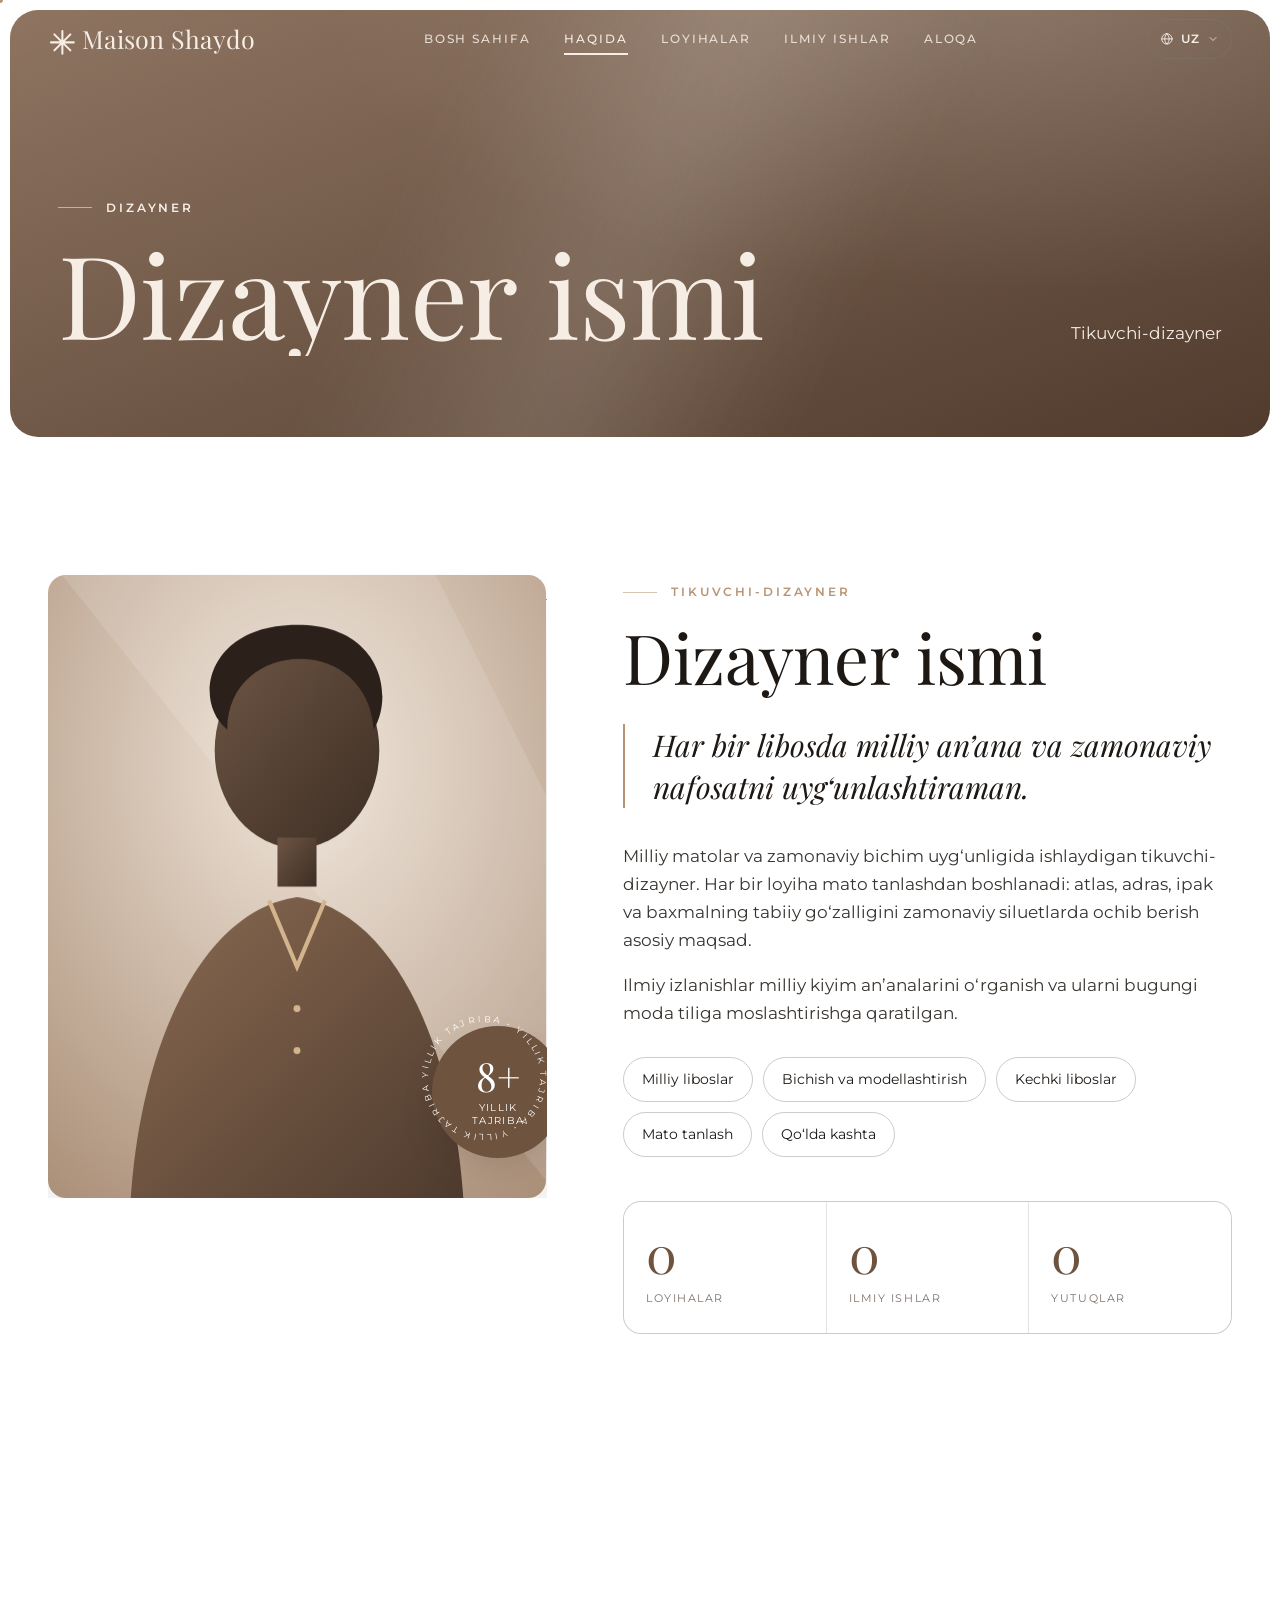
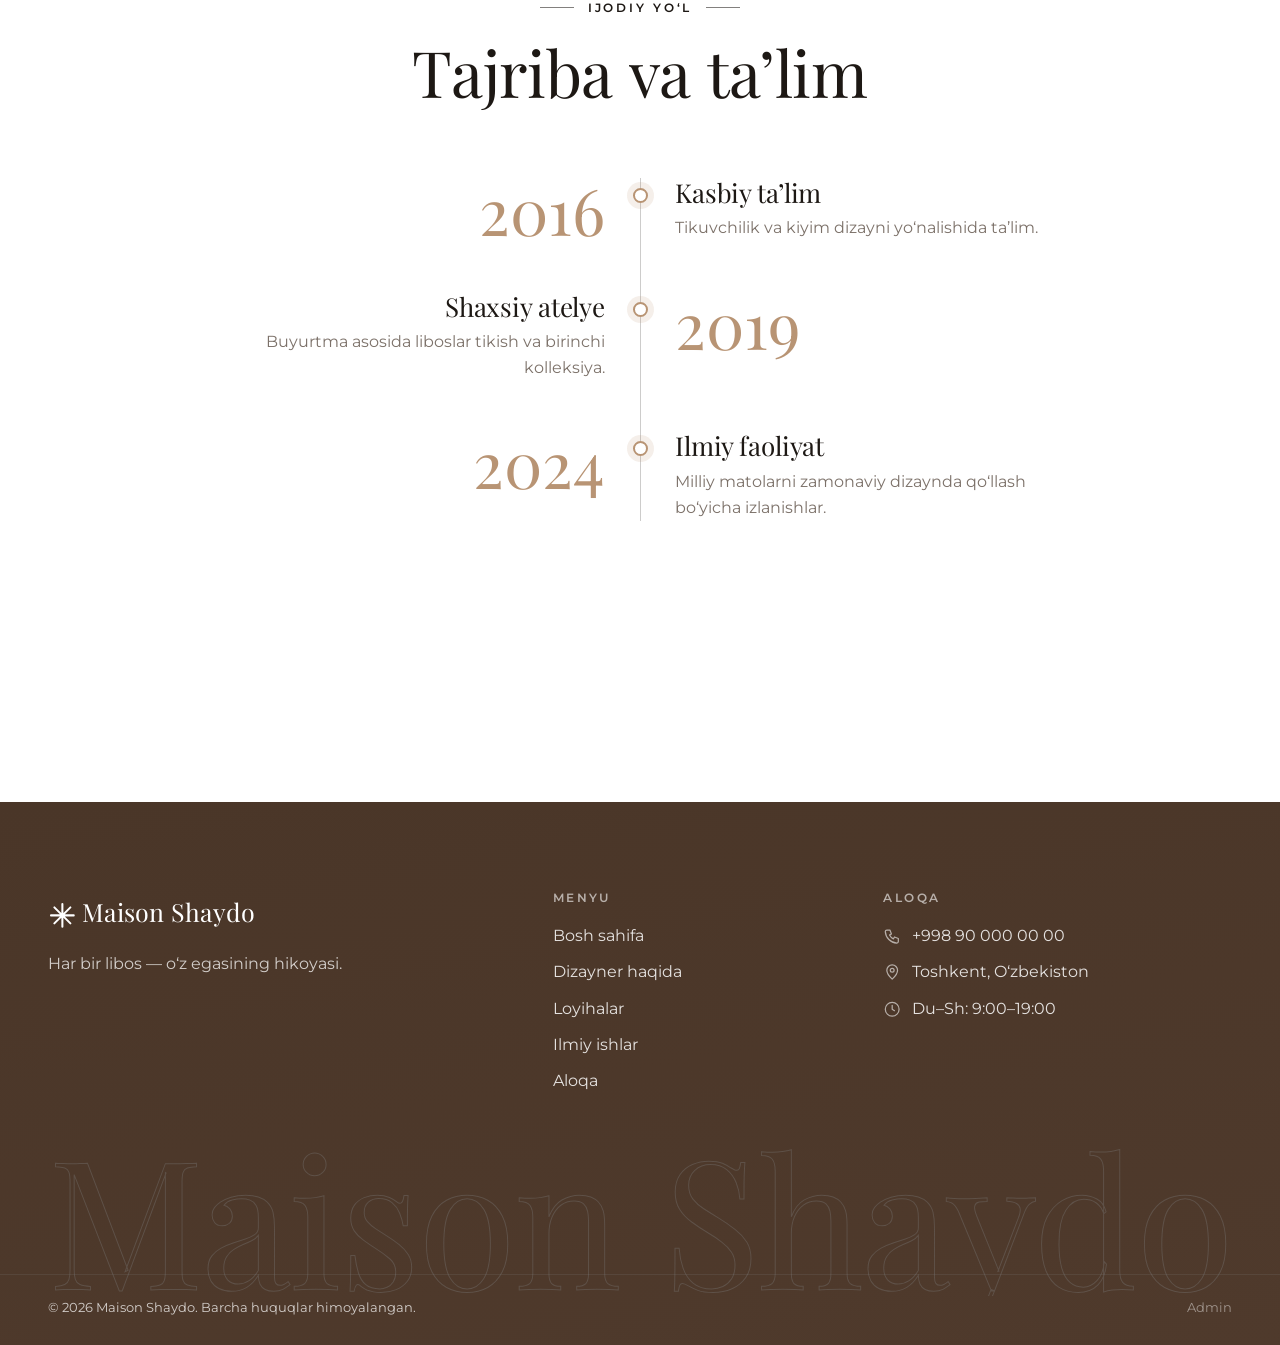
<file: about.html>
<!doctype html>
<html lang="uz">
<head>
<meta charset="utf-8">
<meta name="viewport" content="width=device-width, initial-scale=1, viewport-fit=cover">
<title>Maison Shaydo</title>
<meta name="description" content="Tikuvchi-dizayner loyihalari, ilmiy ishlari va yutuqlari">
<meta name="theme-color" content="#4f3a2c">
<meta property="og:type" content="website">
<meta property="og:title" content="Maison Shaydo">
<meta property="og:image" content="/assets/img/og.jpg">
<link rel="icon" href="/assets/img/favicon.svg" type="image/svg+xml">
<link rel="preconnect" href="https://fonts.googleapis.com">
<link rel="preconnect" href="https://fonts.gstatic.com" crossorigin>
<link rel="preconnect" href="https://uvwcpzanokhxuvmphhox.supabase.co" crossorigin>
<link rel="preconnect" href="https://cdn.jsdelivr.net" crossorigin>
<script>(function(){try{var d=document.documentElement,c=localStorage.getItem('ms_theme_css');if(c){var s=document.createElement('style');s.id='theme-early';s.textContent=c;document.head.appendChild(s);}var f=localStorage.getItem('ms_theme_fonts')||'https://fonts.googleapis.com/css2?family=Playfair+Display:ital,wght@0,400;0,500;0,600;0,700;1,400;1,500&family=Montserrat:wght@300;400;500;600;700&display=swap';var l=document.createElement('link');l.id='theme-fonts';l.rel='stylesheet';l.href=f;document.head.appendChild(l);var m=JSON.parse(localStorage.getItem('ms_theme_meta')||'{}');d.dataset.pattern=m.pattern||'none';d.dataset.dark=m.dark?'1':'0';var g=localStorage.getItem('ms_lang');if(g)d.lang=g;}catch(e){}})();</script>
<script type="importmap">{"imports":{"three":"https://cdn.jsdelivr.net/npm/three@0.170.0/build/three.module.js","three/addons/":"https://cdn.jsdelivr.net/npm/three@0.170.0/examples/jsm/"}}</script>
<link rel="stylesheet" href="/assets/css/main.css">
<script type="module" src="/assets/js/pages/about.js"></script>

</head>
<body class="has-hero" data-title="nav_about">
<div id="preloader" class="preloader" aria-hidden="true"><div class="preloader-inner">
  <svg class="preloader-star" viewBox="0 0 24 24"><g stroke="currentColor" stroke-width="1.4" stroke-linecap="round"><path d="M12 2.5v19M2.5 12h19M5.3 5.3l13.4 13.4M18.7 5.3L5.3 18.7"/></g></svg>
  <div class="preloader-name"><span id="pl-name">Maison Shaydo</span></div><div class="preloader-bar"></div></div></div>
<script>(function(){try{if(sessionStorage.getItem('ms_seen')==='1'){var p=document.getElementById('preloader');p&&p.remove();return;}var s=JSON.parse(localStorage.getItem('ms_cache_v1:site')||'null');var n=s&&s.data&&s.data.settings&&s.data.settings.general&&s.data.settings.general.site_name;if(n)document.getElementById('pl-name').textContent=n;}catch(e){}})();</script>
<header id="site-header" class="site-header"></header>
<div id="mobile-menu" class="mobile-menu" hidden></div>
<main id="main"></main>
<footer id="site-footer" class="site-footer"></footer>
<noscript><div style="padding:120px 24px;text-align:center">Saytdan foydalanish uchun brauzeringizda JavaScript yoqilgan bo‘lishi kerak.</div></noscript>
</body>
</html>
</file>
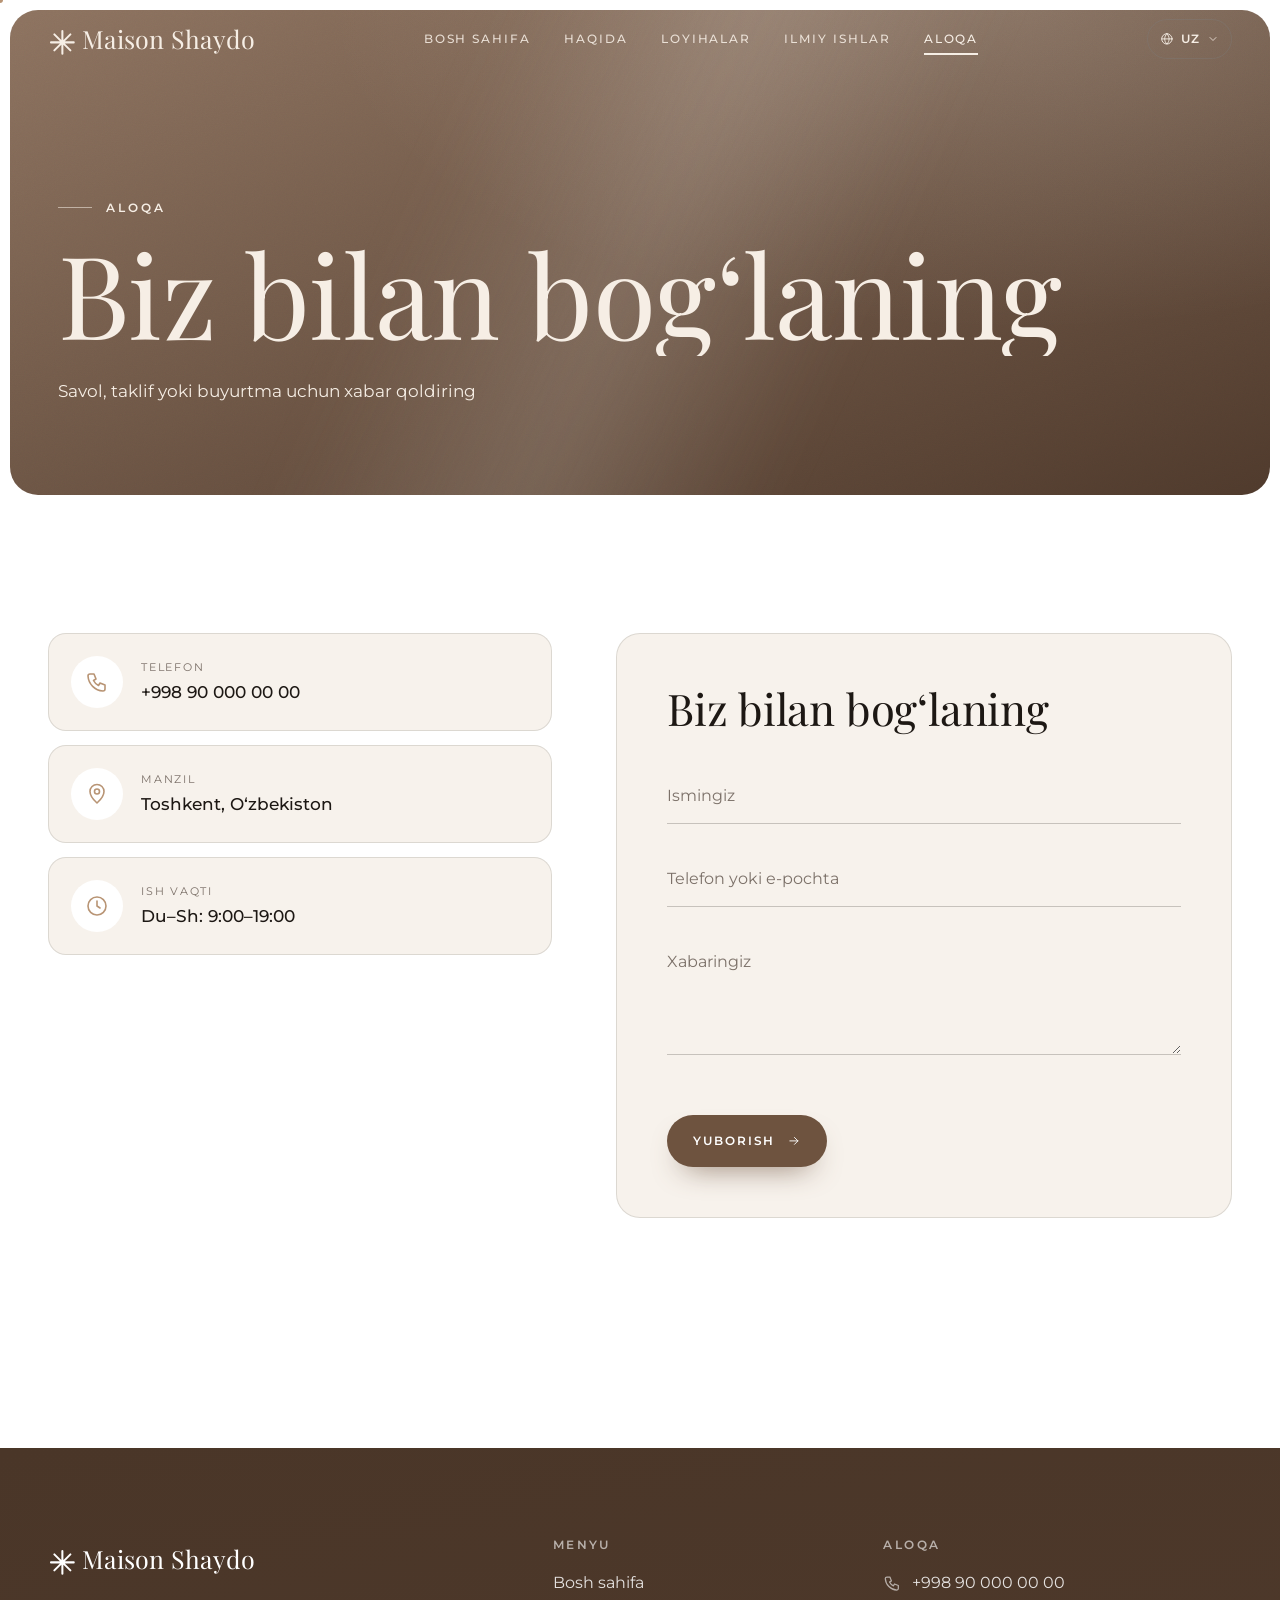
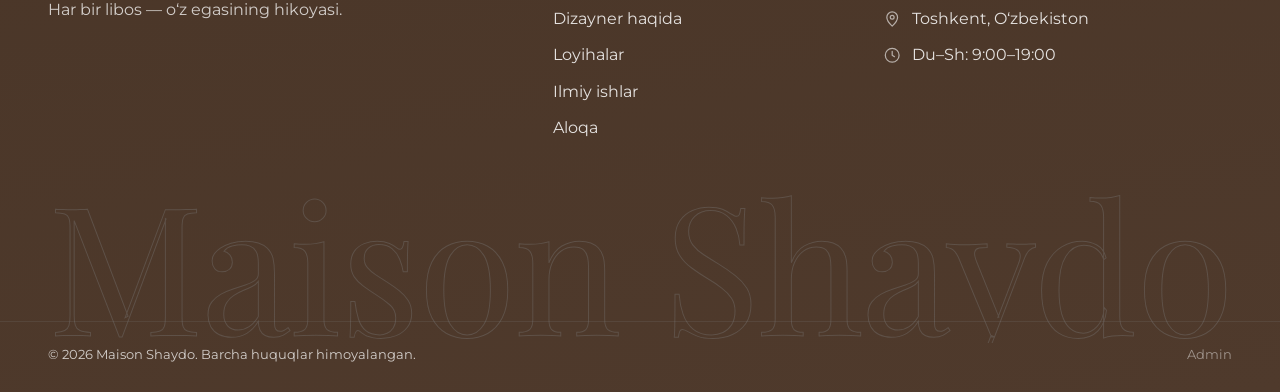
<file: contact.html>
<!doctype html>
<html lang="uz">
<head>
<meta charset="utf-8">
<meta name="viewport" content="width=device-width, initial-scale=1, viewport-fit=cover">
<title>Maison Shaydo</title>
<meta name="description" content="Tikuvchi-dizayner loyihalari, ilmiy ishlari va yutuqlari">
<meta name="theme-color" content="#4f3a2c">
<meta property="og:type" content="website">
<meta property="og:title" content="Maison Shaydo">
<meta property="og:image" content="/assets/img/og.jpg">
<link rel="icon" href="/assets/img/favicon.svg" type="image/svg+xml">
<link rel="preconnect" href="https://fonts.googleapis.com">
<link rel="preconnect" href="https://fonts.gstatic.com" crossorigin>
<link rel="preconnect" href="https://uvwcpzanokhxuvmphhox.supabase.co" crossorigin>
<link rel="preconnect" href="https://cdn.jsdelivr.net" crossorigin>
<script>(function(){try{var d=document.documentElement,c=localStorage.getItem('ms_theme_css');if(c){var s=document.createElement('style');s.id='theme-early';s.textContent=c;document.head.appendChild(s);}var f=localStorage.getItem('ms_theme_fonts')||'https://fonts.googleapis.com/css2?family=Playfair+Display:ital,wght@0,400;0,500;0,600;0,700;1,400;1,500&family=Montserrat:wght@300;400;500;600;700&display=swap';var l=document.createElement('link');l.id='theme-fonts';l.rel='stylesheet';l.href=f;document.head.appendChild(l);var m=JSON.parse(localStorage.getItem('ms_theme_meta')||'{}');d.dataset.pattern=m.pattern||'none';d.dataset.dark=m.dark?'1':'0';var g=localStorage.getItem('ms_lang');if(g)d.lang=g;}catch(e){}})();</script>
<script type="importmap">{"imports":{"three":"https://cdn.jsdelivr.net/npm/three@0.170.0/build/three.module.js","three/addons/":"https://cdn.jsdelivr.net/npm/three@0.170.0/examples/jsm/"}}</script>
<link rel="stylesheet" href="/assets/css/main.css">
<script type="module" src="/assets/js/pages/contact.js"></script>

</head>
<body class="has-hero" data-title="nav_contact">
<div id="preloader" class="preloader" aria-hidden="true"><div class="preloader-inner">
  <svg class="preloader-star" viewBox="0 0 24 24"><g stroke="currentColor" stroke-width="1.4" stroke-linecap="round"><path d="M12 2.5v19M2.5 12h19M5.3 5.3l13.4 13.4M18.7 5.3L5.3 18.7"/></g></svg>
  <div class="preloader-name"><span id="pl-name">Maison Shaydo</span></div><div class="preloader-bar"></div></div></div>
<script>(function(){try{if(sessionStorage.getItem('ms_seen')==='1'){var p=document.getElementById('preloader');p&&p.remove();return;}var s=JSON.parse(localStorage.getItem('ms_cache_v1:site')||'null');var n=s&&s.data&&s.data.settings&&s.data.settings.general&&s.data.settings.general.site_name;if(n)document.getElementById('pl-name').textContent=n;}catch(e){}})();</script>
<header id="site-header" class="site-header"></header>
<div id="mobile-menu" class="mobile-menu" hidden></div>
<main id="main"></main>
<footer id="site-footer" class="site-footer"></footer>
<noscript><div style="padding:120px 24px;text-align:center">Saytdan foydalanish uchun brauzeringizda JavaScript yoqilgan bo‘lishi kerak.</div></noscript>
</body>
</html>
</file>
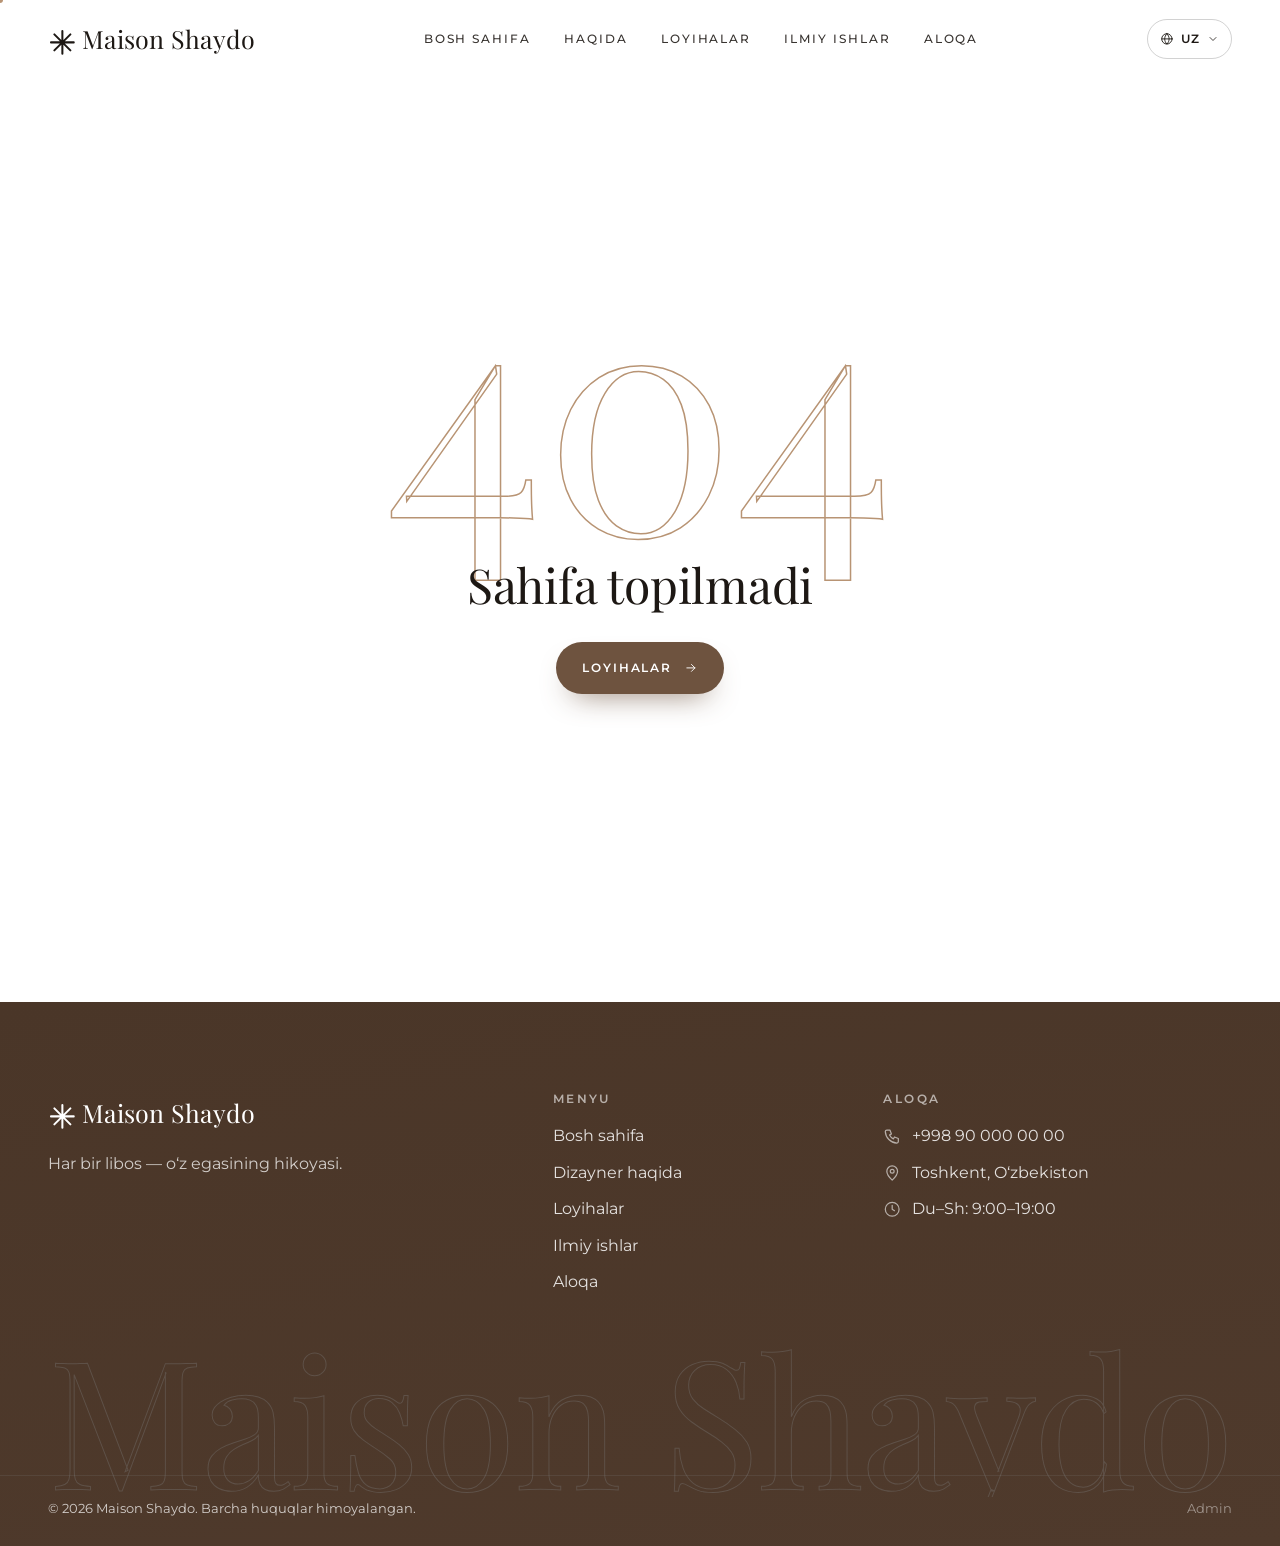
<file: project.html>
<!doctype html>
<html lang="uz">
<head>
<meta charset="utf-8">
<meta name="viewport" content="width=device-width, initial-scale=1, viewport-fit=cover">
<title>Maison Shaydo</title>
<meta name="description" content="Tikuvchi-dizayner loyihalari, ilmiy ishlari va yutuqlari">
<meta name="theme-color" content="#4f3a2c">
<meta property="og:type" content="website">
<meta property="og:title" content="Maison Shaydo">
<meta property="og:image" content="/assets/img/og.jpg">
<link rel="icon" href="/assets/img/favicon.svg" type="image/svg+xml">
<link rel="preconnect" href="https://fonts.googleapis.com">
<link rel="preconnect" href="https://fonts.gstatic.com" crossorigin>
<link rel="preconnect" href="https://uvwcpzanokhxuvmphhox.supabase.co" crossorigin>
<link rel="preconnect" href="https://cdn.jsdelivr.net" crossorigin>
<script>(function(){try{var d=document.documentElement,c=localStorage.getItem('ms_theme_css');if(c){var s=document.createElement('style');s.id='theme-early';s.textContent=c;document.head.appendChild(s);}var f=localStorage.getItem('ms_theme_fonts')||'https://fonts.googleapis.com/css2?family=Playfair+Display:ital,wght@0,400;0,500;0,600;0,700;1,400;1,500&family=Montserrat:wght@300;400;500;600;700&display=swap';var l=document.createElement('link');l.id='theme-fonts';l.rel='stylesheet';l.href=f;document.head.appendChild(l);var m=JSON.parse(localStorage.getItem('ms_theme_meta')||'{}');d.dataset.pattern=m.pattern||'none';d.dataset.dark=m.dark?'1':'0';var g=localStorage.getItem('ms_lang');if(g)d.lang=g;}catch(e){}})();</script>
<script type="importmap">{"imports":{"three":"https://cdn.jsdelivr.net/npm/three@0.170.0/build/three.module.js","three/addons/":"https://cdn.jsdelivr.net/npm/three@0.170.0/examples/jsm/"}}</script>
<link rel="stylesheet" href="/assets/css/main.css">
<script type="module" src="/assets/js/pages/project.js"></script>

</head>
<body class="" data-title="nav_projects">

<header id="site-header" class="site-header"></header>
<div id="mobile-menu" class="mobile-menu" hidden></div>
<main id="main"></main>
<footer id="site-footer" class="site-footer"></footer>
<noscript><div style="padding:120px 24px;text-align:center">Saytdan foydalanish uchun brauzeringizda JavaScript yoqilgan bo‘lishi kerak.</div></noscript>
</body>
</html>
</file>
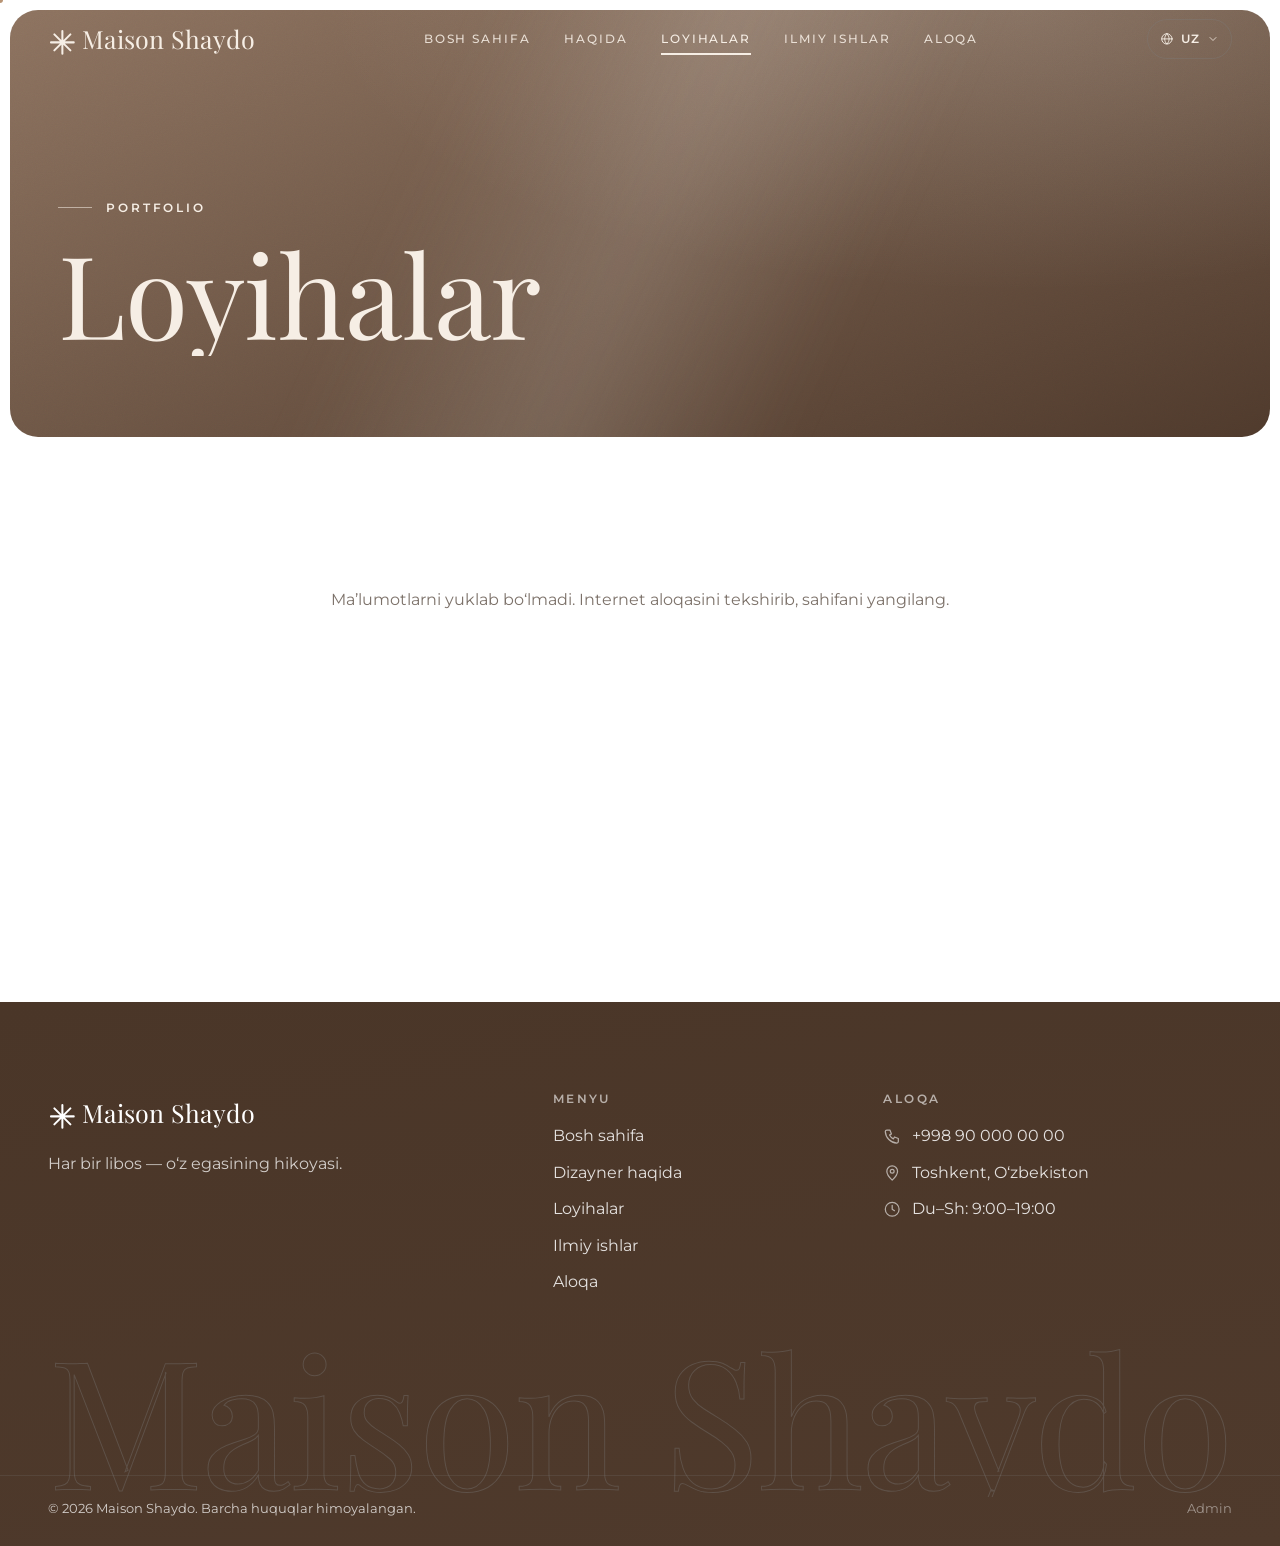
<file: projects.html>
<!doctype html>
<html lang="uz">
<head>
<meta charset="utf-8">
<meta name="viewport" content="width=device-width, initial-scale=1, viewport-fit=cover">
<title>Maison Shaydo</title>
<meta name="description" content="Tikuvchi-dizayner loyihalari, ilmiy ishlari va yutuqlari">
<meta name="theme-color" content="#4f3a2c">
<meta property="og:type" content="website">
<meta property="og:title" content="Maison Shaydo">
<meta property="og:image" content="/assets/img/og.jpg">
<link rel="icon" href="/assets/img/favicon.svg" type="image/svg+xml">
<link rel="preconnect" href="https://fonts.googleapis.com">
<link rel="preconnect" href="https://fonts.gstatic.com" crossorigin>
<link rel="preconnect" href="https://uvwcpzanokhxuvmphhox.supabase.co" crossorigin>
<link rel="preconnect" href="https://cdn.jsdelivr.net" crossorigin>
<script>(function(){try{var d=document.documentElement,c=localStorage.getItem('ms_theme_css');if(c){var s=document.createElement('style');s.id='theme-early';s.textContent=c;document.head.appendChild(s);}var f=localStorage.getItem('ms_theme_fonts')||'https://fonts.googleapis.com/css2?family=Playfair+Display:ital,wght@0,400;0,500;0,600;0,700;1,400;1,500&family=Montserrat:wght@300;400;500;600;700&display=swap';var l=document.createElement('link');l.id='theme-fonts';l.rel='stylesheet';l.href=f;document.head.appendChild(l);var m=JSON.parse(localStorage.getItem('ms_theme_meta')||'{}');d.dataset.pattern=m.pattern||'none';d.dataset.dark=m.dark?'1':'0';var g=localStorage.getItem('ms_lang');if(g)d.lang=g;}catch(e){}})();</script>
<script type="importmap">{"imports":{"three":"https://cdn.jsdelivr.net/npm/three@0.170.0/build/three.module.js","three/addons/":"https://cdn.jsdelivr.net/npm/three@0.170.0/examples/jsm/"}}</script>
<link rel="stylesheet" href="/assets/css/main.css">
<script type="module" src="/assets/js/pages/projects.js"></script>

</head>
<body class="has-hero" data-title="nav_projects">
<div id="preloader" class="preloader" aria-hidden="true"><div class="preloader-inner">
  <svg class="preloader-star" viewBox="0 0 24 24"><g stroke="currentColor" stroke-width="1.4" stroke-linecap="round"><path d="M12 2.5v19M2.5 12h19M5.3 5.3l13.4 13.4M18.7 5.3L5.3 18.7"/></g></svg>
  <div class="preloader-name"><span id="pl-name">Maison Shaydo</span></div><div class="preloader-bar"></div></div></div>
<script>(function(){try{if(sessionStorage.getItem('ms_seen')==='1'){var p=document.getElementById('preloader');p&&p.remove();return;}var s=JSON.parse(localStorage.getItem('ms_cache_v1:site')||'null');var n=s&&s.data&&s.data.settings&&s.data.settings.general&&s.data.settings.general.site_name;if(n)document.getElementById('pl-name').textContent=n;}catch(e){}})();</script>
<header id="site-header" class="site-header"></header>
<div id="mobile-menu" class="mobile-menu" hidden></div>
<main id="main"></main>
<footer id="site-footer" class="site-footer"></footer>
<noscript><div style="padding:120px 24px;text-align:center">Saytdan foydalanish uchun brauzeringizda JavaScript yoqilgan bo‘lishi kerak.</div></noscript>
</body>
</html>
</file>
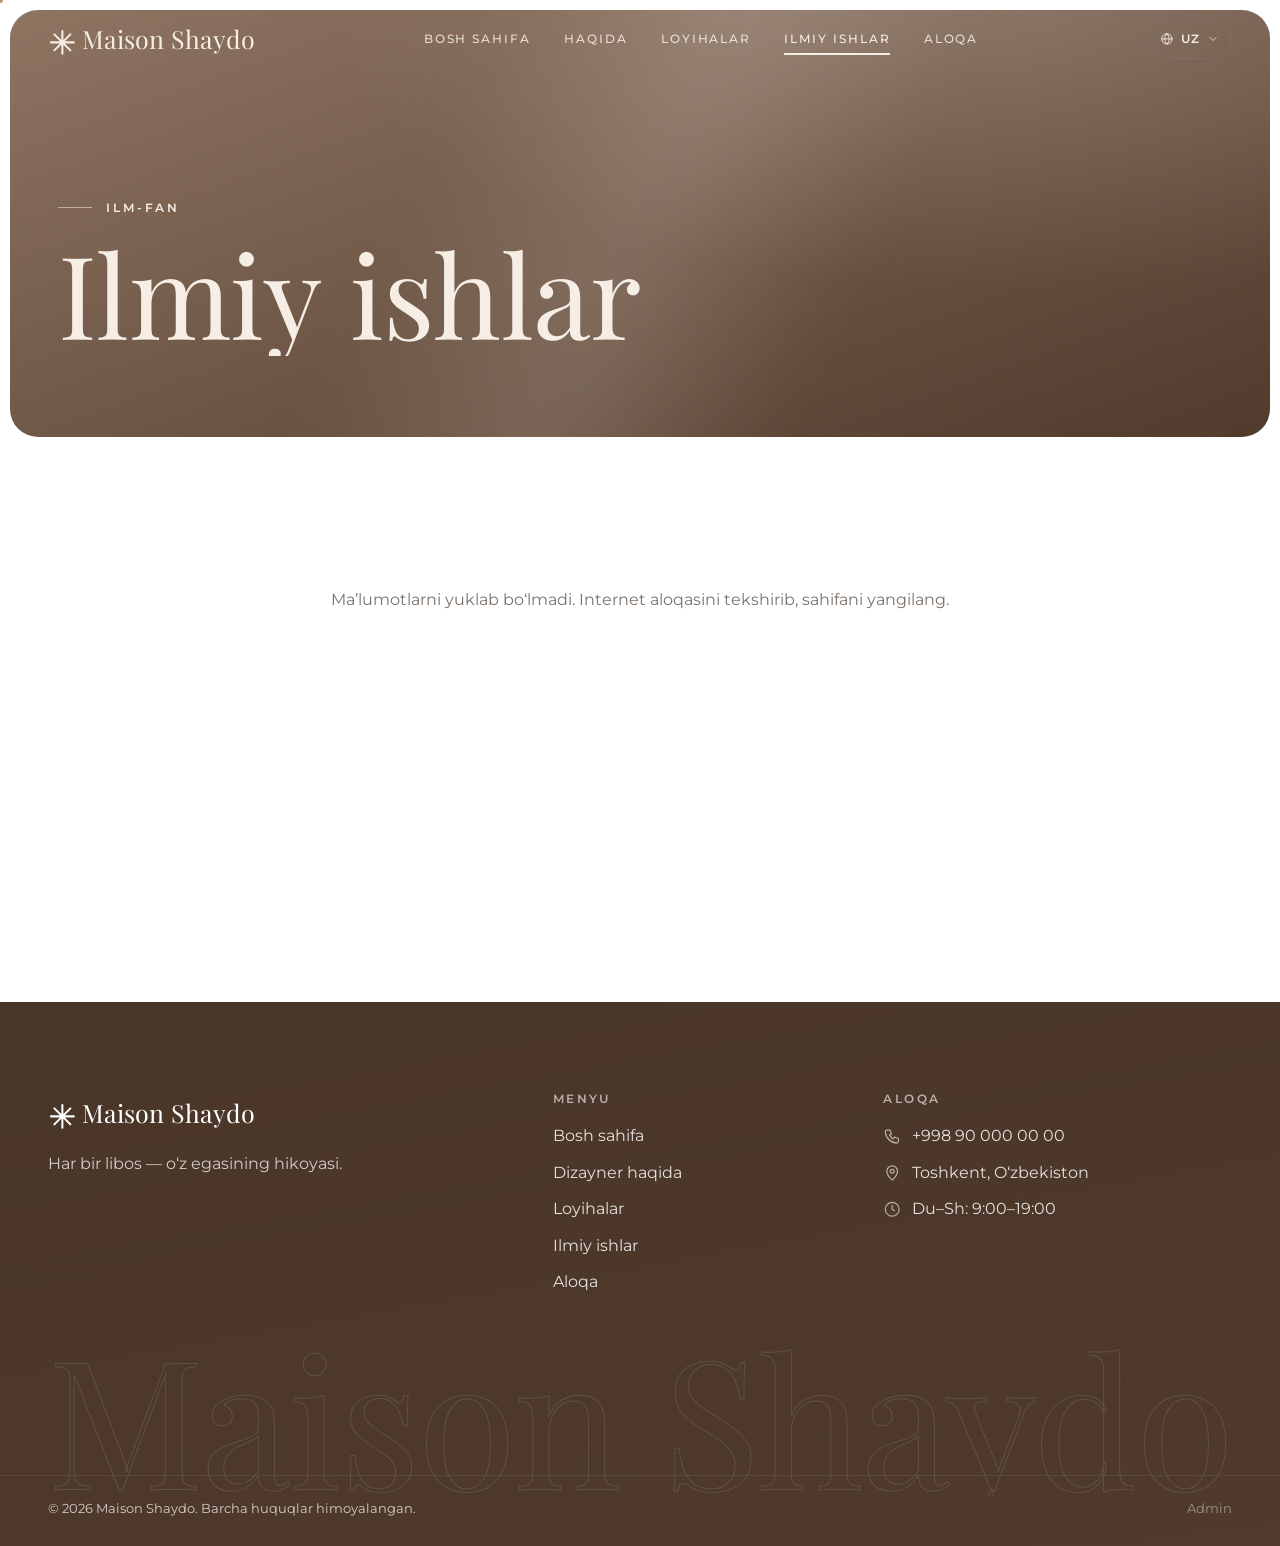
<file: research.html>
<!doctype html>
<html lang="uz">
<head>
<meta charset="utf-8">
<meta name="viewport" content="width=device-width, initial-scale=1, viewport-fit=cover">
<title>Maison Shaydo</title>
<meta name="description" content="Tikuvchi-dizayner loyihalari, ilmiy ishlari va yutuqlari">
<meta name="theme-color" content="#4f3a2c">
<meta property="og:type" content="website">
<meta property="og:title" content="Maison Shaydo">
<meta property="og:image" content="/assets/img/og.jpg">
<link rel="icon" href="/assets/img/favicon.svg" type="image/svg+xml">
<link rel="preconnect" href="https://fonts.googleapis.com">
<link rel="preconnect" href="https://fonts.gstatic.com" crossorigin>
<link rel="preconnect" href="https://uvwcpzanokhxuvmphhox.supabase.co" crossorigin>
<link rel="preconnect" href="https://cdn.jsdelivr.net" crossorigin>
<script>(function(){try{var d=document.documentElement,c=localStorage.getItem('ms_theme_css');if(c){var s=document.createElement('style');s.id='theme-early';s.textContent=c;document.head.appendChild(s);}var f=localStorage.getItem('ms_theme_fonts')||'https://fonts.googleapis.com/css2?family=Playfair+Display:ital,wght@0,400;0,500;0,600;0,700;1,400;1,500&family=Montserrat:wght@300;400;500;600;700&display=swap';var l=document.createElement('link');l.id='theme-fonts';l.rel='stylesheet';l.href=f;document.head.appendChild(l);var m=JSON.parse(localStorage.getItem('ms_theme_meta')||'{}');d.dataset.pattern=m.pattern||'none';d.dataset.dark=m.dark?'1':'0';var g=localStorage.getItem('ms_lang');if(g)d.lang=g;}catch(e){}})();</script>
<script type="importmap">{"imports":{"three":"https://cdn.jsdelivr.net/npm/three@0.170.0/build/three.module.js","three/addons/":"https://cdn.jsdelivr.net/npm/three@0.170.0/examples/jsm/"}}</script>
<link rel="stylesheet" href="/assets/css/main.css">
<script type="module" src="/assets/js/pages/research.js"></script>

</head>
<body class="has-hero" data-title="nav_research">
<div id="preloader" class="preloader" aria-hidden="true"><div class="preloader-inner">
  <svg class="preloader-star" viewBox="0 0 24 24"><g stroke="currentColor" stroke-width="1.4" stroke-linecap="round"><path d="M12 2.5v19M2.5 12h19M5.3 5.3l13.4 13.4M18.7 5.3L5.3 18.7"/></g></svg>
  <div class="preloader-name"><span id="pl-name">Maison Shaydo</span></div><div class="preloader-bar"></div></div></div>
<script>(function(){try{if(sessionStorage.getItem('ms_seen')==='1'){var p=document.getElementById('preloader');p&&p.remove();return;}var s=JSON.parse(localStorage.getItem('ms_cache_v1:site')||'null');var n=s&&s.data&&s.data.settings&&s.data.settings.general&&s.data.settings.general.site_name;if(n)document.getElementById('pl-name').textContent=n;}catch(e){}})();</script>
<header id="site-header" class="site-header"></header>
<div id="mobile-menu" class="mobile-menu" hidden></div>
<main id="main"></main>
<footer id="site-footer" class="site-footer"></footer>
<noscript><div style="padding:120px 24px;text-align:center">Saytdan foydalanish uchun brauzeringizda JavaScript yoqilgan bo‘lishi kerak.</div></noscript>
</body>
</html>
</file>
<file: assets/css/main.css>
/* ==========================================================================
   Maison Shaydo — asosiy uslublar
   Ranglar va shriftlar CSS o'zgaruvchilari orqali mavzudan keladi (theme.js)
   ========================================================================== */

:root {
  --c-bg: #ffffff; --c-surface: #f7f2ec; --c-text: #1d1814; --c-muted: #7c7169; --c-primary: #6e533f;
  --c-accent: #b89474; --c-hero-bg: #8d7360; --c-hero-bg2: #4f3a2c; --c-hero-text: #f6eee5; --c-dark: #4a3628;
  --c-text-rgb: 29, 24, 20; --c-bg-rgb: 255, 255, 255; --c-primary-rgb: 110, 83, 63; --c-accent-rgb: 184, 148, 116;
  --c-hero-text-rgb: 246, 238, 229; --c-dark-rgb: 74, 54, 40;
  --c-on-primary: #ffffff; --c-on-accent: #141210; --c-on-dark: #ffffff;
  --radius: 18px;
  --font-h: 'Playfair Display', 'Times New Roman', Georgia, serif;
  --font-b: 'Montserrat', system-ui, -apple-system, 'Segoe UI', Roboto, Arial, sans-serif;
  --pattern: none; --pattern-hero: none;
  --line: rgba(var(--c-text-rgb), 0.12);
  --line-strong: rgba(var(--c-text-rgb), 0.22);
  --shadow: 0 18px 50px -24px rgba(var(--c-text-rgb), 0.35);
  --shadow-lg: 0 40px 90px -40px rgba(var(--c-text-rgb), 0.45);
  --ease: cubic-bezier(0.22, 1, 0.36, 1);
  --ease-in-out: cubic-bezier(0.65, 0, 0.35, 1);
  --header-h: 78px;
  --pad: clamp(18px, 4vw, 48px);
  --maxw: 1320px;
}

*, *::before, *::after { box-sizing: border-box; }
html { -webkit-text-size-adjust: 100%; scroll-behavior: smooth; }
html.no-anim { scroll-behavior: auto; }
body {
  margin: 0; background: var(--c-bg); color: var(--c-text); font-family: var(--font-b);
  font-size: 16px; line-height: 1.65; -webkit-font-smoothing: antialiased; text-rendering: optimizeLegibility;
  overflow-x: hidden;
}
img, svg, video, canvas { display: block; max-width: 100%; }
img { height: auto; }
a { color: inherit; text-decoration: none; }
button, input, select, textarea { font: inherit; color: inherit; }
button { cursor: pointer; background: none; border: 0; padding: 0; }
h1, h2, h3, h4 { font-family: var(--font-h); font-weight: 400; line-height: 1.12; margin: 0; letter-spacing: -0.005em; }
p { margin: 0 0 1em; }
::selection { background: var(--c-accent); color: var(--c-on-accent); }
:focus-visible { outline: 2px solid var(--c-accent); outline-offset: 3px; border-radius: 4px; }
.sr-only { position: absolute !important; width: 1px; height: 1px; overflow: hidden; clip: rect(0 0 0 0); white-space: nowrap; }
.container { width: 100%; max-width: var(--maxw); margin-inline: auto; padding-inline: var(--pad); }
.muted { color: var(--c-muted); }
.ico { display: inline-flex; width: 1.15em; height: 1.15em; flex: none; }
.ico svg { width: 100%; height: 100%; }
[hidden] { display: none !important; }
main { display: block; min-height: 100vh; min-height: 100svh; }
/* Animatsiyadagi (siljigan) elementlar telefonda sahifani gorizontal kengaytirib yubormasligi uchun */
main, .site-footer { overflow-x: hidden; }
@supports (overflow: clip) { main, .site-footer { overflow-x: clip; } }

/* ---------- Tugmalar ---------- */
.btn {
  --bh: 52px;
  position: relative; display: inline-flex; align-items: center; justify-content: center; gap: 12px;
  height: var(--bh); padding: 0 26px; border-radius: 999px; font-size: 12px; font-weight: 600;
  letter-spacing: 0.16em; text-transform: uppercase; white-space: nowrap; overflow: hidden; isolation: isolate;
  transition: transform 0.45s var(--ease), color 0.35s, background-color 0.35s, border-color 0.35s, box-shadow 0.35s;
}
.btn .ico { transition: transform 0.45s var(--ease); }
.btn:hover .ico { transform: translateX(4px); }
.btn::before {
  content: ''; position: absolute; inset: 0; z-index: -1; border-radius: inherit; transform: translateY(101%);
  transition: transform 0.5s var(--ease);
}
.btn:hover::before { transform: translateY(0); }
.btn--primary { background: var(--c-primary); color: var(--c-on-primary); box-shadow: 0 14px 30px -16px rgba(var(--c-primary-rgb), 0.9); }
.btn--primary::before { background: var(--c-text); }
.btn--primary:hover { color: var(--c-bg); }
.btn--ghost { border: 1px solid var(--line-strong); color: var(--c-text); }
.btn--ghost::before { background: var(--c-text); }
.btn--ghost:hover { color: var(--c-bg); border-color: var(--c-text); }
.btn--light { border: 1px solid rgba(var(--c-hero-text-rgb), 0.5); color: var(--c-hero-text); background: rgba(var(--c-hero-text-rgb), 0.06); backdrop-filter: blur(8px); }
.btn--light::before { background: var(--c-hero-text); }
.btn--light:hover { color: var(--c-hero-bg2); }
.btn--sm { --bh: 42px; padding: 0 18px; font-size: 11px; }
.btn[disabled] { opacity: 0.55; pointer-events: none; }

.link-arrow { display: inline-flex; align-items: center; gap: 10px; font-size: 12px; font-weight: 600; letter-spacing: 0.16em; text-transform: uppercase; position: relative; padding-bottom: 4px; }
.link-arrow::after { content: ''; position: absolute; left: 0; right: 0; bottom: 0; height: 1px; background: currentColor; transform-origin: right; transform: scaleX(0.35); transition: transform 0.5s var(--ease); }
.link-arrow:hover::after { transform: scaleX(1); transform-origin: left; }
.link-arrow .ico { transition: transform 0.45s var(--ease); }
.link-arrow:hover .ico { transform: translateX(5px); }

/* ---------- Bo'lim sarlavhalari ---------- */
.section { padding-block: clamp(72px, 10vw, 140px); position: relative; }
.section--tight { padding-block: clamp(48px, 7vw, 96px); }
.eyebrow {
  display: inline-flex; align-items: center; gap: 14px; font-family: var(--font-b); font-size: 12px; font-weight: 600;
  letter-spacing: 0.24em; text-transform: uppercase; color: var(--c-text);
}
.eyebrow::before, .eyebrow::after { content: ''; width: 34px; height: 1px; background: currentColor; opacity: 0.55; }
.eyebrow--left::after { display: none; }
.eyebrow--accent { color: var(--c-accent); }
.section-head { text-align: center; max-width: 760px; margin: 0 auto clamp(40px, 6vw, 70px); }
.section-head h2 { font-size: clamp(36px, 5vw, 64px); margin: 18px 0 14px; }
.section-head p { color: var(--c-muted); font-size: 17px; margin: 0; }
.section-head--split { display: flex; align-items: end; justify-content: space-between; text-align: left; max-width: none; gap: 30px; flex-wrap: wrap; }
.section-head--split h2 { margin-bottom: 0; }

/* ---------- Header ---------- */
.site-header {
  position: fixed; inset: 0 0 auto 0; z-index: 60; height: var(--header-h); color: var(--c-text);
  transition: background-color 0.45s, color 0.45s, box-shadow 0.45s, transform 0.5s var(--ease), height 0.4s;
}
.site-header::before {
  content: ''; position: absolute; inset: 0; background: rgba(var(--c-bg-rgb), 0.82); backdrop-filter: blur(16px) saturate(150%);
  -webkit-backdrop-filter: blur(16px) saturate(150%); opacity: 0; transition: opacity 0.45s; border-bottom: 1px solid var(--line);
}
.site-header.is-scrolled::before { opacity: 1; }
.site-header.is-scrolled { --header-h: 68px; }
.has-hero .site-header:not(.is-scrolled) { color: var(--c-hero-text); }
.header-inner { position: relative; height: 100%; display: flex; align-items: center; justify-content: space-between; gap: 24px; }
.brand { display: inline-flex; align-items: center; gap: 12px; font-family: var(--font-h); font-size: 25px; letter-spacing: 0.01em; white-space: nowrap; }
.brand-star { width: 22px; height: 22px; display: inline-flex; transition: transform 1.2s var(--ease); }
.brand:hover .brand-star { transform: rotate(180deg); }
.brand-logo { height: 38px; width: auto; max-width: 140px; object-fit: contain; }
.main-nav { display: flex; gap: clamp(18px, 2.6vw, 40px); }
.main-nav a { position: relative; font-size: 12px; font-weight: 500; letter-spacing: 0.16em; text-transform: uppercase; padding: 8px 0; opacity: 0.88; transition: opacity 0.3s; }
.main-nav a::after { content: ''; position: absolute; left: 0; right: 0; bottom: 2px; height: 1.5px; background: currentColor; transform: scaleX(0); transform-origin: right; transition: transform 0.5s var(--ease); }
.main-nav a:hover { opacity: 1; }
.main-nav a:hover::after, .main-nav a.is-active::after { transform: scaleX(1); transform-origin: left; }
.main-nav a.is-active { opacity: 1; }
.header-actions { display: flex; align-items: center; gap: 10px; }

.lang { position: relative; }
.lang-btn { display: inline-flex; align-items: center; gap: 7px; height: 40px; padding: 0 12px; border-radius: 999px; border: 1px solid currentColor; border-color: rgba(127, 127, 127, 0.35); font-size: 12px; font-weight: 600; letter-spacing: 0.1em; transition: background-color 0.3s; }
.lang-btn:hover { background: rgba(127, 127, 127, 0.12); }
.lang-chev { width: 12px; height: 12px; transition: transform 0.3s; }
.lang.is-open .lang-chev { transform: rotate(180deg); }
.lang-menu {
  position: absolute; right: 0; top: calc(100% + 10px); min-width: 190px; list-style: none; margin: 0; padding: 8px;
  background: var(--c-bg); color: var(--c-text); border: 1px solid var(--line); border-radius: 14px; box-shadow: var(--shadow-lg);
  opacity: 0; visibility: hidden; transform: translateY(-8px) scale(0.98); transform-origin: top right;
  transition: opacity 0.3s, transform 0.4s var(--ease), visibility 0.3s;
}
.lang.is-open .lang-menu { opacity: 1; visibility: visible; transform: none; }
.lang-menu button { width: 100%; display: flex; align-items: center; gap: 12px; padding: 10px 12px; border-radius: 10px; font-size: 14px; text-align: left; transition: background-color 0.25s; }
.lang-menu button b { font-size: 11px; letter-spacing: 0.1em; width: 26px; color: var(--c-muted); }
.lang-menu button:hover { background: var(--c-surface); }
.lang-menu button.is-active { background: var(--c-surface); }
.lang-menu button.is-active b { color: var(--c-accent); }

.burger { display: none; width: 44px; height: 44px; border-radius: 50%; position: relative; border: 1px solid rgba(127, 127, 127, 0.35); }
.burger span { position: absolute; left: 13px; right: 13px; height: 1.5px; background: currentColor; transition: transform 0.45s var(--ease), top 0.45s var(--ease); }
.burger span:first-child { top: 17px; }
.burger span:last-child { top: 25px; }
.menu-open .burger span:first-child { top: 21px; transform: rotate(45deg); }
.menu-open .burger span:last-child { top: 21px; transform: rotate(-45deg); }
.menu-open .site-header { color: var(--c-hero-text) !important; }
.menu-open .site-header::before { opacity: 0 !important; }
.menu-open body { overflow: hidden; }

.mobile-menu {
  position: fixed; inset: 0; z-index: 55; background: linear-gradient(160deg, var(--c-hero-bg), var(--c-hero-bg2)); color: var(--c-hero-text);
  clip-path: circle(0% at calc(100% - 44px) 40px); transition: clip-path 0.7s var(--ease-in-out); overflow-y: auto;
}
.mobile-menu.is-open { clip-path: circle(150% at calc(100% - 44px) 40px); }
.mobile-menu-inner { min-height: 100%; display: flex; flex-direction: column; justify-content: space-between; padding: calc(var(--header-h) + 30px) var(--pad) 36px; }
.mobile-nav { display: flex; flex-direction: column; gap: 6px; }
.mobile-nav a { display: flex; align-items: baseline; gap: 16px; font-family: var(--font-h); font-size: clamp(34px, 9vw, 56px); line-height: 1.15; opacity: 0; transform: translateY(30px); transition: opacity 0.6s var(--ease), transform 0.7s var(--ease); transition-delay: calc(0.15s + var(--i) * 0.06s); }
.mobile-nav a small { font-family: var(--font-b); font-size: 12px; letter-spacing: 0.15em; opacity: 0.6; }
.mobile-menu.is-open .mobile-nav a { opacity: 1; transform: none; }
.mobile-nav a.is-active { color: var(--c-accent); }
.mobile-menu-foot { display: flex; flex-direction: column; gap: 10px; margin-top: 40px; font-size: 15px; }
.mobile-langs { display: flex; gap: 8px; margin-bottom: 8px; }
.mobile-langs button { height: 40px; min-width: 52px; border-radius: 999px; border: 1px solid rgba(var(--c-hero-text-rgb), 0.35); font-size: 12px; font-weight: 600; letter-spacing: 0.1em; }
.mobile-langs button.is-active { background: var(--c-hero-text); color: var(--c-hero-bg2); }

/* ---------- Preloader, o'tishlar, progress, kursor ---------- */
.preloader {
  position: fixed; inset: 0; z-index: 200; display: grid; place-items: center; background: var(--c-hero-bg2); color: var(--c-hero-text);
  transition: clip-path 0.9s var(--ease-in-out); clip-path: inset(0 0 0 0);
}
.preloader.is-done { clip-path: inset(0 0 100% 0); }
.preloader-inner { display: flex; flex-direction: column; align-items: center; gap: 18px; }
.preloader-star { width: 46px; height: 46px; animation: spin 2.4s linear infinite; }
.preloader-name { font-family: var(--font-h); font-size: 28px; letter-spacing: 0.06em; overflow: hidden; }
.preloader-name span { display: inline-block; animation: rise 0.9s var(--ease) both; }
.preloader-bar { width: 140px; height: 1px; background: rgba(var(--c-hero-text-rgb), 0.25); overflow: hidden; }
.preloader-bar::after { content: ''; display: block; height: 100%; width: 40%; background: var(--c-hero-text); animation: load 1.2s var(--ease-in-out) infinite; }
@keyframes spin { to { transform: rotate(360deg); } }
@keyframes rise { from { transform: translateY(100%); opacity: 0; } to { transform: none; opacity: 1; } }
@keyframes load { from { transform: translateX(-100%); } to { transform: translateX(260%); } }

.page-curtain { position: fixed; inset: 0; z-index: 150; pointer-events: none; background: var(--c-hero-bg2); opacity: 0; transition: opacity 0.38s var(--ease-in-out); }
html.is-leaving .page-curtain { opacity: 1; }
body { animation: pageIn 0.7s var(--ease) both; }
@keyframes pageIn { from { opacity: 0; } to { opacity: 1; } }

.scroll-progress { position: fixed; top: 0; left: 0; right: 0; height: 2px; z-index: 70; background: var(--c-accent); transform-origin: left; transform: scaleX(0); }

.has-cursor, .has-cursor a, .has-cursor button { cursor: none; }
.has-cursor input, .has-cursor textarea, .has-cursor select { cursor: text; }
.cursor-dot, .cursor-ring { position: fixed; top: 0; left: 0; z-index: 300; pointer-events: none; border-radius: 50%; }
.cursor-dot { width: 6px; height: 6px; margin: -3px 0 0 -3px; background: var(--c-accent); mix-blend-mode: difference; }
.cursor-ring {
  width: 38px; height: 38px; margin: -19px 0 0 -19px; border: 1px solid var(--c-accent); opacity: 0.7;
  transition: width 0.35s var(--ease), height 0.35s var(--ease), margin 0.35s var(--ease), background-color 0.35s, opacity 0.3s;
}
.cursor-ring.is-hover { width: 64px; height: 64px; margin: -32px 0 0 -32px; background: rgba(var(--c-accent-rgb), 0.12); }
.cursor-ring.is-down { width: 30px; height: 30px; margin: -15px 0 0 -15px; }
.cursor-ring[data-label]:not([data-label=''])::after {
  content: attr(data-label); position: absolute; inset: 0; display: grid; place-items: center; font-size: 10px; font-weight: 700;
  letter-spacing: 0.12em; text-transform: uppercase; color: var(--c-on-accent);
}
.cursor-ring[data-label]:not([data-label='']) { width: 86px; height: 86px; margin: -43px 0 0 -43px; background: var(--c-accent); opacity: 0.95; }

/* ---------- Paydo bo'lish animatsiyalari ---------- */
[data-reveal] { transition: opacity 1s var(--ease), transform 1.1s var(--ease), clip-path 1.2s var(--ease); transition-delay: var(--d, 0s); }
[data-reveal='up'], [data-reveal=''] { opacity: 0; transform: translateY(46px); }
[data-reveal='fade'] { opacity: 0; }
[data-reveal='left'] { opacity: 0; transform: translateX(-60px); }
[data-reveal='right'] { opacity: 0; transform: translateX(60px); }
[data-reveal='scale'] { opacity: 0; transform: scale(0.92); }
[data-reveal='clip'] { clip-path: inset(100% 0 0 0); }
[data-reveal].is-in { opacity: 1; transform: none; clip-path: inset(0 0 0 0); }
[data-stagger] > * { opacity: 0; transform: translateY(40px); transition: opacity 0.9s var(--ease), transform 1s var(--ease); transition-delay: var(--d, 0s); }
[data-stagger].is-in > * { opacity: 1; transform: none; }
[data-split] .w { display: inline-block; overflow: hidden; vertical-align: top; padding-bottom: 0.08em; margin-bottom: -0.08em; }
[data-split] .wi { display: inline-block; transform: translateY(110%); transition: transform 1.1s var(--ease); transition-delay: calc(var(--i) * 0.06s + var(--d, 0s)); }
[data-split].is-in .wi { transform: none; }
[data-split] .ch { display: inline-block; opacity: 0; transform: translateY(60%) rotate(6deg); filter: blur(10px); transition: opacity 1s var(--ease), transform 1.2s var(--ease), filter 1s var(--ease); transition-delay: calc(var(--i) * 0.07s + var(--d, 0s)); }
[data-split].is-in .ch { opacity: 1; transform: none; filter: none; }
.no-anim [data-reveal], .no-anim [data-stagger] > *, .no-anim [data-split] .wi, .no-anim [data-split] .ch { opacity: 1 !important; transform: none !important; clip-path: none !important; filter: none !important; transition: none !important; }
.no-anim body { animation: none; }
[data-parallax] { transform: translate3d(0, var(--py, 0px), 0); will-change: transform; }

[data-tilt] { transform: perspective(900px) rotateX(var(--rx, 0deg)) rotateY(var(--ry, 0deg)); transition: transform 0.6s var(--ease); transform-style: preserve-3d; }
[data-tilt].is-tilting { transition: transform 0.12s linear; }
.tilt-glare { position: absolute; inset: 0; pointer-events: none; border-radius: inherit; background: radial-gradient(circle at var(--gx, 50%) var(--gy, 50%), rgba(255, 255, 255, 0.28), transparent 55%); opacity: 0; transition: opacity 0.4s; mix-blend-mode: soft-light; z-index: 3; }
[data-tilt].is-tilting .tilt-glare { opacity: 1; }

/* ---------- Hero (bosh sahifa) ---------- */
.hero-wrap { padding: 10px; }
.hero {
  position: relative; min-height: max(640px, min(100svh - 20px, 980px)); border-radius: calc(var(--radius) + 10px); overflow: hidden;
  color: var(--c-hero-text); isolation: isolate;
  background: radial-gradient(120% 90% at 72% 18%, rgba(var(--c-hero-text-rgb), 0.18), transparent 55%), linear-gradient(165deg, var(--c-hero-bg) 0%, var(--c-hero-bg2) 100%);
}
.hero-light { position: absolute; inset: -20%; z-index: 0; pointer-events: none; background: linear-gradient(115deg, transparent 38%, rgba(var(--c-hero-text-rgb), 0.16) 50%, transparent 62%); filter: blur(30px); animation: sweep 9s var(--ease-in-out) infinite alternate; }
@keyframes sweep { from { transform: translateX(-8%); } to { transform: translateX(8%); } }
.hero-pattern { position: absolute; inset: 0; z-index: 0; background-image: var(--pattern-hero); background-size: 96px; opacity: 0.1; -webkit-mask-image: radial-gradient(circle at 50% 40%, transparent 20%, #000 75%); mask-image: radial-gradient(circle at 50% 40%, transparent 20%, #000 75%); }
.hero-grain { position: absolute; inset: 0; z-index: 0; opacity: 0.08; pointer-events: none; background-image: url("data:image/svg+xml,%3Csvg xmlns='http://www.w3.org/2000/svg' width='160' height='160'%3E%3Cfilter id='n'%3E%3CfeTurbulence type='fractalNoise' baseFrequency='.9' numOctaves='2'/%3E%3C/filter%3E%3Crect width='160' height='160' filter='url(%23n)' opacity='.6'/%3E%3C/svg%3E"); mix-blend-mode: overlay; }
.hero-word {
  position: absolute; left: 0; right: 0; top: 59%; z-index: 1; transform: translateY(-50%); text-align: center; pointer-events: none;
  font-family: var(--font-h); font-weight: 400; font-size: clamp(92px, 20vw, 340px); line-height: 0.82; letter-spacing: 0.01em; white-space: nowrap;
}
.hero-baseline { display: inline-block; width: 0; height: 0; vertical-align: baseline; }
.hero-word .ch.is-dress-letter { opacity: 0 !important; margin: 0 0.02em; }
.hero-word.is-measure { visibility: hidden; }
.hero-word.is-measure .ch, .hero-word.is-measure .hero-word-inner { transform: none !important; filter: none !important; transition: none !important; animation: none !important; }
.hero-word-inner { display: inline-block; transform: translate3d(var(--wx, 0px), var(--wy, 0px), 0); transition: transform 0.9s var(--ease); filter: drop-shadow(0 10px 22px rgba(0, 0, 0, 0.26)); }
.hero-word .ch { background: linear-gradient(180deg, rgba(var(--c-hero-text-rgb), 0.98) 10%, rgba(var(--c-hero-text-rgb), 0.55) 95%); -webkit-background-clip: text; background-clip: text; color: transparent; }
.hero-figure { position: absolute; inset: 0; z-index: 2; }
.hero-figure .mannequin-canvas { width: 100%; height: 100%; cursor: grab; }
.hero-figure .mannequin-canvas.is-grab { cursor: grabbing; }
.hero-figure img.hero-cutout {
  position: absolute; left: 50%; bottom: 0; height: 90%; width: auto; max-width: 92%; object-fit: contain; object-position: bottom;
  transform: translate3d(calc(-50% + var(--fx, 0px)), var(--fy, 0px), 0); filter: drop-shadow(0 30px 40px rgba(0, 0, 0, 0.35));
  transition: transform 0.9s var(--ease); animation: figureIn 1.6s var(--ease) 0.25s both;
}
@keyframes figureIn { from { opacity: 0; transform: translate3d(-50%, 60px, 0) scale(0.96); } }
.hero-figure img.hero-slot-img { position: absolute; object-fit: contain; object-position: center bottom; filter: drop-shadow(0 18px 24px rgba(0, 0, 0, 0.3)); opacity: 0; transform: translateY(18px); transition: opacity 1.1s var(--ease), transform 1.3s var(--ease); pointer-events: none; }
.hero-figure img.hero-slot-img.is-placed { opacity: 1; transform: none; }
.hero-figure .hero-fallback { position: absolute; left: 50%; bottom: 0; height: 92%; transform: translateX(-50%); }
.hero-intro { position: absolute; z-index: 4; left: calc(max(0px, (100vw - var(--maxw)) / 2) + var(--pad) - 10px); top: calc(var(--header-h) + 6vh); max-width: 300px; }
.hero-intro .eyebrow { color: var(--c-hero-text); font-size: 11px; }
.hero-intro h1 { font-size: clamp(24px, 2.4vw, 34px); margin: 14px 0 0; }
.hero-intro, .hero-side { text-shadow: 0 2px 18px rgba(0, 0, 0, 0.35); }
.hero-cta { position: absolute; z-index: 4; right: calc(max(0px, (100vw - var(--maxw)) / 2) + var(--pad) - 10px); top: calc(var(--header-h) + 6vh); }
.hero-side { position: absolute; z-index: 4; right: calc(max(0px, (100vw - var(--maxw)) / 2) + var(--pad) - 10px); top: calc(var(--header-h) + 6vh + 78px); max-width: 190px; text-align: right; font-family: var(--font-h); font-style: italic; font-size: 15px; line-height: 1.5; opacity: 0.9; }
.hero-side::before { content: ''; display: block; width: 40px; height: 1px; background: currentColor; margin: 0 0 14px auto; opacity: 0.6; }
.hero-hint { position: absolute; z-index: 4; right: calc(max(0px, (100vw - var(--maxw)) / 2) + var(--pad) - 10px); bottom: 150px; display: flex; align-items: center; gap: 10px; font-size: 11px; letter-spacing: 0.16em; text-transform: uppercase; opacity: 0.75; }
.hero-hint .ico { width: 18px; height: 18px; animation: wiggle 2.6s var(--ease-in-out) infinite; }
.hero-figure.is-gown .mannequin-canvas { pointer-events: none; cursor: default; }
.hero-figure.is-gown .gown-canvas { opacity: 0; transform: translateY(18px); transition: opacity 1.2s var(--ease), transform 1.4s var(--ease); }
.hero-figure.is-gown .gown-canvas.is-ready { opacity: 1; transform: none; }
.hero { touch-action: pan-y pinch-zoom; }
.hero.can-spin { cursor: grab; }
.hero.is-spinning, .hero.is-spinning * { cursor: grabbing !important; user-select: none; }
.has-cursor .hero.can-spin, .has-cursor .hero.is-spinning, .has-cursor .hero.is-spinning * { cursor: none !important; }
.cursor-spin .cursor-ring { width: 64px; height: 64px; margin: -32px 0 0 -32px; background: rgba(var(--c-accent-rgb), 0.12); }
.cursor-spin .cursor-ring::before { content: '↻'; position: absolute; inset: 0; display: grid; place-items: center; font-size: 22px; color: var(--c-hero-text); }
@keyframes wiggle { 0%, 100% { transform: rotate(-12deg); } 50% { transform: rotate(12deg); } }
.hero-bar {
  position: absolute; z-index: 5; left: clamp(14px, 4vw, 48px); right: clamp(14px, 4vw, 48px); bottom: clamp(14px, 3vw, 30px);
  display: grid; grid-template-columns: repeat(4, 1fr); border-radius: var(--radius); overflow: hidden;
  background: rgba(var(--c-hero-text-rgb), 0.08); border: 1px solid rgba(var(--c-hero-text-rgb), 0.28);
  backdrop-filter: blur(16px) saturate(140%); -webkit-backdrop-filter: blur(16px) saturate(140%);
}
.hero-stat { display: flex; align-items: center; gap: 14px; padding: 18px 22px; }
.hero-stat + .hero-stat { border-left: 1px solid rgba(var(--c-hero-text-rgb), 0.18); }
.hero-stat .ico { width: 40px; height: 40px; padding: 10px; border-radius: 50%; border: 1px solid rgba(var(--c-hero-text-rgb), 0.35); }
.hero-stat b { display: block; font-family: var(--font-h); font-weight: 400; font-size: 26px; line-height: 1.1; }
.hero-stat div > span { display: block; font-size: 10.5px; letter-spacing: 0.14em; text-transform: uppercase; opacity: 0.75; }
.hero-scroll { position: absolute; z-index: 1; left: 50%; bottom: calc(clamp(14px, 3vw, 30px) + 96px); transform: translateX(-50%); width: 1px; height: 46px; background: rgba(var(--c-hero-text-rgb), 0.25); overflow: hidden; }
.hero-scroll::after { content: ''; position: absolute; left: 0; top: -50%; width: 1px; height: 50%; background: var(--c-hero-text); animation: drip 2s var(--ease-in-out) infinite; }
@keyframes drip { to { top: 110%; } }

/* ---------- Toifalar ---------- */
.cat-grid { display: grid; grid-template-columns: repeat(4, 1fr); gap: clamp(14px, 2vw, 24px); }
.cat-card { position: relative; display: block; border-radius: var(--radius); overflow: hidden; background: var(--c-surface); aspect-ratio: 3 / 4; box-shadow: var(--shadow); }
.cat-card img { width: 100%; height: 100%; object-fit: cover; transition: transform 1.2s var(--ease); }
.cat-card:hover img { transform: scale(1.07); }
.cat-label {
  position: absolute; left: 10px; right: 10px; bottom: 10px; z-index: 2; display: flex; align-items: center; justify-content: space-between; gap: 10px;
  padding: 16px 18px; border-radius: calc(var(--radius) * 0.7); background: rgba(var(--c-bg-rgb), 0.86); backdrop-filter: blur(10px); -webkit-backdrop-filter: blur(10px);
  font-family: var(--font-h); font-size: clamp(17px, 1.6vw, 22px); color: var(--c-text); transform: translateZ(30px);
}
.cat-label .ico { width: 20px; height: 20px; transition: transform 0.5s var(--ease); }
.cat-card:hover .cat-label .ico { transform: translateX(5px); }
.cat-count { position: absolute; top: 14px; left: 14px; z-index: 2; font-size: 11px; font-weight: 600; letter-spacing: 0.12em; padding: 6px 10px; border-radius: 999px; background: rgba(var(--c-bg-rgb), 0.8); color: var(--c-text); }

/* ---------- Xush kelibsiz banneri ---------- */
.welcome {
  position: relative; display: grid; grid-template-columns: 1fr 1.05fr; gap: clamp(24px, 4vw, 60px); align-items: center;
  border-radius: calc(var(--radius) + 10px); overflow: hidden; padding: clamp(20px, 3vw, 36px);
  background: radial-gradient(90% 120% at 85% 10%, rgba(var(--c-hero-text-rgb), 0.12), transparent 60%), linear-gradient(150deg, var(--c-dark), var(--c-hero-bg2));
  color: var(--c-on-dark);
}
.welcome::before { content: ''; position: absolute; inset: 0; background-image: var(--pattern-hero); background-size: 96px; opacity: 0.07; pointer-events: none; }
.welcome-media { position: relative; border-radius: var(--radius); overflow: hidden; aspect-ratio: 1 / 1; }
.welcome-media img { width: 100%; height: 115%; object-fit: cover; margin-top: -7%; }
.welcome-body { position: relative; padding: clamp(10px, 3vw, 40px) clamp(4px, 2vw, 30px); }
.welcome-body .eyebrow { color: var(--c-accent); }
.welcome-body h2 { font-size: clamp(40px, 6vw, 84px); margin: 20px 0 22px; }
.welcome-body p { font-size: 17px; opacity: 0.85; max-width: 470px; margin-bottom: 32px; }
.welcome-body .btn--light { color: var(--c-on-dark); border-color: rgba(127, 127, 127, 0.5); }

/* ---------- Yugurma qator ---------- */
.marquee { overflow: hidden; padding-block: 26px; border-block: 1px solid var(--line); white-space: nowrap; user-select: none; }
.marquee-track { display: inline-flex; gap: 40px; animation: marquee 38s linear infinite; padding-right: 40px; }
.marquee:hover .marquee-track { animation-play-state: paused; }
.marquee-item { display: inline-flex; align-items: center; gap: 40px; font-family: var(--font-h); font-size: clamp(30px, 4vw, 54px); font-style: italic; }
.marquee-item:nth-child(even) { color: transparent; -webkit-text-stroke: 1px var(--c-text); font-style: normal; }
.marquee-item .ico { width: 26px; height: 26px; color: var(--c-accent); -webkit-text-stroke: 0; }
@keyframes marquee { to { transform: translateX(-50%); } }
.no-anim .marquee-track { animation: none; }

/* ---------- Loyiha kartalari ---------- */
.works-grid { display: grid; grid-template-columns: repeat(12, 1fr); gap: clamp(18px, 2.4vw, 30px); }
.work-card { grid-column: span 4; display: block; }
.works-grid .work-card:nth-child(4n + 1) { grid-column: span 5; }
.works-grid .work-card:nth-child(4n + 2) { grid-column: span 7; }
.works-grid .work-card:nth-child(4n + 3) { grid-column: span 7; }
.works-grid .work-card:nth-child(4n + 4) { grid-column: span 5; }
.work-media { position: relative; border-radius: var(--radius); overflow: hidden; background: var(--c-surface); aspect-ratio: 4 / 5; }
.works-grid .work-card:nth-child(4n + 2) .work-media, .works-grid .work-card:nth-child(4n + 3) .work-media { aspect-ratio: 7 / 6; }
.work-media img { width: 100%; height: 100%; object-fit: cover; transition: transform 1.3s var(--ease), filter 0.8s; }
.work-card:hover .work-media img { transform: scale(1.06); }
.work-media::after { content: ''; position: absolute; inset: 0; background: linear-gradient(180deg, transparent 55%, rgba(0, 0, 0, 0.35)); opacity: 0; transition: opacity 0.6s; }
.work-card:hover .work-media::after { opacity: 1; }
.work-view {
  position: absolute; z-index: 2; left: 50%; top: 50%; width: 96px; height: 96px; border-radius: 50%; display: grid; place-items: center; text-align: center;
  background: var(--c-accent); color: var(--c-on-accent); font-size: 11px; font-weight: 700; letter-spacing: 0.14em; text-transform: uppercase;
  transform: translate(-50%, -50%) scale(0); transition: transform 0.6s var(--ease);
}
.work-card:hover .work-view { transform: translate(-50%, -50%) scale(1); }
.has-cursor .work-view { display: none; }
.work-meta { display: flex; justify-content: space-between; gap: 12px; margin-top: 18px; font-size: 12px; letter-spacing: 0.14em; text-transform: uppercase; color: var(--c-muted); }
.work-title { font-size: clamp(22px, 2.2vw, 30px); margin-top: 6px; transition: color 0.3s; }
.work-card:hover .work-title { color: var(--c-primary); }

/* ---------- Ilmiy ishlar ro'yxati ---------- */
.r-list { border-top: 1px solid var(--line); }
.r-row {
  position: relative; display: grid; grid-template-columns: 110px 1fr auto; gap: 24px; align-items: center; padding: 28px 10px;
  border-bottom: 1px solid var(--line); isolation: isolate; transition: color 0.45s, padding 0.5s var(--ease);
}
.r-row::before { content: ''; position: absolute; inset: 0; z-index: -1; background: var(--c-surface); transform: scaleY(0); transform-origin: bottom; transition: transform 0.55s var(--ease); }
.r-row:hover::before { transform: scaleY(1); }
.r-row:hover { padding-inline: 24px; }
.r-year { font-family: var(--font-h); font-size: 30px; color: var(--c-accent); }
.r-title { display: block; font-family: var(--font-h); font-size: clamp(20px, 2vw, 27px); line-height: 1.25; }
.r-venue { display: block; font-size: 13px; color: var(--c-muted); margin-top: 6px; }
.r-arrow { width: 52px; height: 52px; border-radius: 50%; display: grid; place-items: center; border: 1px solid var(--line-strong); transition: background-color 0.4s, color 0.4s, transform 0.5s var(--ease); }
.r-row:hover .r-arrow { background: var(--c-primary); color: var(--c-on-primary); border-color: transparent; transform: rotate(-45deg); }

/* ---------- Chaqiruv (CTA) ---------- */
.cta { position: relative; text-align: center; overflow: hidden; border-radius: calc(var(--radius) + 10px); padding: clamp(60px, 9vw, 120px) var(--pad); background: var(--c-surface); }
.cta::before { content: ''; position: absolute; inset: 0; background-image: var(--pattern); background-size: 96px; opacity: 0.25; -webkit-mask-image: radial-gradient(circle, transparent 30%, #000 85%); mask-image: radial-gradient(circle, transparent 30%, #000 85%); }
.cta > * { position: relative; }
.cta h2 { font-size: clamp(34px, 5vw, 66px); max-width: 900px; margin: 18px auto 18px; }
.cta p { color: var(--c-muted); max-width: 560px; margin: 0 auto 34px; }
.cta-orb { position: absolute; width: 380px; height: 380px; border-radius: 50%; filter: blur(60px); opacity: 0.35; background: var(--c-accent); animation: float 12s var(--ease-in-out) infinite alternate; }
.cta-orb--1 { left: -120px; top: -120px; }
.cta-orb--2 { right: -140px; bottom: -160px; background: var(--c-primary); animation-delay: -5s; }
@keyframes float { to { transform: translate(60px, 40px) scale(1.15); } }

/* ---------- Footer ---------- */
.site-footer { position: relative; margin-top: clamp(60px, 8vw, 110px); background: linear-gradient(170deg, var(--c-dark), var(--c-hero-bg2)); color: var(--c-on-dark); overflow: hidden; }
.footer-grid { display: grid; grid-template-columns: 1.6fr 1fr 1.2fr; gap: 40px; padding-top: clamp(60px, 7vw, 96px); padding-bottom: 30px; position: relative; z-index: 1; }
.footer-brand .brand { margin-bottom: 18px; }
.footer-brand p { max-width: 360px; opacity: 0.75; }
.footer-col { display: flex; flex-direction: column; gap: 10px; }
.footer-col h4 { font-family: var(--font-b); font-size: 12px; font-weight: 600; letter-spacing: 0.2em; text-transform: uppercase; opacity: 0.6; margin-bottom: 8px; }
/* Faqat qatorlarning o'ziga (ichidagi ikonkaga emas) — aks holda iPhone Safari'da ikonka butun qatorni egallab oladi */
.footer-col > a, .footer-col > span { display: inline-flex; align-items: center; gap: 10px; opacity: 0.85; transition: opacity 0.3s, transform 0.4s var(--ease); width: fit-content; max-width: 100%; overflow-wrap: anywhere; }
.footer-col > a:hover { opacity: 1; transform: translateX(4px); }
.footer-col .ico { opacity: 0.7; width: 1.15em; height: 1.15em; flex: none; }
.socials { display: flex; gap: 10px; margin-top: 20px; }
.socials a { width: 44px; height: 44px; border-radius: 50%; display: grid; place-items: center; border: 1px solid rgba(127, 127, 127, 0.4); transition: background-color 0.35s, color 0.35s, transform 0.4s var(--ease); }
.socials a:hover { background: var(--c-accent); color: var(--c-on-accent); border-color: transparent; transform: translateY(-3px); }
.footer-mark { font-family: var(--font-h); font-size: clamp(34px, 14vw, 240px); line-height: 0.9; text-align: center; white-space: nowrap; letter-spacing: -0.01em; color: transparent; -webkit-text-stroke: 1px rgba(127, 127, 127, 0.35); margin: 10px 0 -0.12em; user-select: none; overflow: hidden; }
.footer-bottom { position: relative; z-index: 1; display: flex; justify-content: space-between; gap: 20px; flex-wrap: wrap; padding-top: 22px; padding-bottom: 26px; border-top: 1px solid rgba(127, 127, 127, 0.25); font-size: 13px; opacity: 0.75; }
.footer-admin { opacity: 0.6; transition: opacity 0.3s; }
.footer-admin:hover { opacity: 1; }

/* ---------- Ichki sahifalar sarlavhasi ---------- */
.page-hero-wrap { padding: 10px; }
.page-hero {
  position: relative; overflow: hidden; border-radius: calc(var(--radius) + 10px); color: var(--c-hero-text); isolation: isolate;
  padding: calc(var(--header-h) + clamp(50px, 8vw, 110px)) var(--pad) clamp(50px, 7vw, 90px);
  background: radial-gradient(100% 120% at 80% 0%, rgba(var(--c-hero-text-rgb), 0.16), transparent 55%), linear-gradient(160deg, var(--c-hero-bg), var(--c-hero-bg2));
}
.page-hero .hero-pattern { opacity: 0.09; }
.page-hero-inner { position: relative; z-index: 1; max-width: var(--maxw); margin: 0 auto; display: flex; align-items: end; justify-content: space-between; gap: 30px; flex-wrap: wrap; }
.page-hero .eyebrow { color: var(--c-hero-text); }
.page-hero h1 { font-size: clamp(48px, 9vw, 130px); line-height: 0.95; margin-top: 20px; }
.page-hero p { max-width: 420px; opacity: 0.85; margin: 0; font-size: 17px; }
.page-hero-count { font-family: var(--font-h); font-size: clamp(60px, 9vw, 130px); line-height: 0.9; color: transparent; -webkit-text-stroke: 1px rgba(var(--c-hero-text-rgb), 0.6); }
.breadcrumbs { display: flex; gap: 10px; font-size: 12px; letter-spacing: 0.12em; text-transform: uppercase; opacity: 0.8; margin-bottom: 8px; }
.breadcrumbs a:hover { text-decoration: underline; }

/* ---------- Dizayner haqida ---------- */
.about-grid { display: grid; grid-template-columns: 0.9fr 1.1fr; gap: clamp(30px, 6vw, 90px); align-items: start; }
.about-photo { position: sticky; top: calc(var(--header-h) + 30px); }
.about-photo-frame { position: relative; border-radius: var(--radius); overflow: hidden; aspect-ratio: 4 / 5; background: var(--c-surface); box-shadow: var(--shadow-lg); }
.about-photo-frame img { width: 100%; height: 112%; object-fit: cover; margin-top: -6%; }
.about-photo::before { content: ''; position: absolute; inset: 24px -24px -24px 24px; border: 1px solid var(--c-accent); border-radius: var(--radius); z-index: -1; }
.about-badge { position: absolute; right: -18px; bottom: 40px; z-index: 2; width: 132px; height: 132px; border-radius: 50%; display: grid; place-items: center; text-align: center; background: var(--c-primary); color: var(--c-on-primary); box-shadow: var(--shadow); }
.about-badge b { display: block; font-family: var(--font-h); font-weight: 400; font-size: 40px; line-height: 1; }
.about-badge span { display: block; font-size: 9.5px; letter-spacing: 0.14em; text-transform: uppercase; max-width: 90px; margin: 6px auto 0; line-height: 1.3; }
.about-badge-ring { position: absolute; inset: -14px; animation: spin 18s linear infinite; }
.about-text .role { color: var(--c-accent); }
.about-text h2 { font-size: clamp(40px, 5.4vw, 72px); margin: 16px 0 28px; }
.quote { position: relative; font-family: var(--font-h); font-style: italic; font-size: clamp(22px, 2.4vw, 30px); line-height: 1.4; padding-left: 28px; border-left: 2px solid var(--c-accent); margin: 0 0 34px; }
.bio p { font-size: 17px; color: var(--c-text); opacity: 0.88; }
.skills { display: flex; flex-wrap: wrap; gap: 10px; margin: 30px 0 0; padding: 0; list-style: none; }
.skills li { padding: 10px 18px; border-radius: 999px; border: 1px solid var(--line-strong); font-size: 14px; transition: background-color 0.35s, color 0.35s, transform 0.4s var(--ease); }
.skills li:hover { background: var(--c-primary); color: var(--c-on-primary); border-color: transparent; transform: translateY(-3px); }
.stats { display: grid; grid-template-columns: repeat(3, 1fr); gap: 1px; margin-top: 44px; background: var(--line); border: 1px solid var(--line); border-radius: var(--radius); overflow: hidden; }
.stat { background: var(--c-bg); padding: 26px 22px; }
.stat b { display: block; font-family: var(--font-h); font-weight: 400; font-size: clamp(36px, 4vw, 54px); line-height: 1; color: var(--c-primary); }
.stat span { display: block; margin-top: 10px; font-size: 11px; letter-spacing: 0.14em; text-transform: uppercase; color: var(--c-muted); }

.timeline { position: relative; max-width: 900px; margin: 0 auto; }
.timeline::before { content: ''; position: absolute; left: 50%; top: 0; bottom: 0; width: 1px; background: var(--line-strong); }
.tl-item { position: relative; display: grid; grid-template-columns: 1fr 1fr; gap: 70px; margin-bottom: 50px; }
.tl-item::after { content: ''; position: absolute; left: 50%; top: 10px; width: 15px; height: 15px; margin-left: -7.5px; border-radius: 50%; background: var(--c-bg); border: 2px solid var(--c-accent); box-shadow: 0 0 0 6px rgba(var(--c-accent-rgb), 0.15); }
.tl-year { text-align: right; font-family: var(--font-h); font-size: clamp(40px, 5vw, 64px); line-height: 1; color: var(--c-accent); }
.tl-body h3 { font-size: 26px; margin-bottom: 8px; }
.tl-body p { color: var(--c-muted); margin: 0; }
.tl-item:nth-child(even) .tl-year { order: 2; text-align: left; }
.tl-item:nth-child(even) .tl-body { order: 1; text-align: right; }

.awards-grid { display: grid; grid-template-columns: repeat(auto-fill, minmax(280px, 1fr)); gap: clamp(16px, 2vw, 26px); }
.award-card { position: relative; border-radius: var(--radius); overflow: hidden; background: var(--c-surface); border: 1px solid var(--line); text-align: left; width: 100%; display: flex; flex-direction: column; }
.award-media { position: relative; aspect-ratio: 4 / 3; overflow: hidden; background: var(--c-bg); }
.award-media img { width: 100%; height: 100%; object-fit: cover; transition: transform 1s var(--ease); }
.award-card:hover .award-media img { transform: scale(1.05); }
.award-year { position: absolute; top: 14px; right: 14px; padding: 6px 12px; border-radius: 999px; font-size: 12px; font-weight: 600; background: var(--c-primary); color: var(--c-on-primary); }
.award-body { padding: 22px; }
.award-body h3 { font-size: 22px; margin-bottom: 8px; }
.award-body p { margin: 0; font-size: 14px; color: var(--c-muted); }
.award-icon { width: 56px; height: 56px; margin: 30px; color: var(--c-accent); }

/* ---------- Loyihalar sahifasi ---------- */
.filters { position: sticky; top: calc(var(--header-h) - 1px); z-index: 20; padding-block: 16px; background: rgba(var(--c-bg-rgb), 0.9); backdrop-filter: blur(14px); -webkit-backdrop-filter: blur(14px); border-bottom: 1px solid var(--line); margin-bottom: clamp(30px, 4vw, 50px); }
.filters-inner { display: flex; gap: 14px; align-items: center; justify-content: space-between; flex-wrap: wrap; }
.chips { display: flex; gap: 8px; flex-wrap: wrap; }
.chip { height: 40px; padding: 0 18px; border-radius: 999px; border: 1px solid var(--line-strong); font-size: 13px; font-weight: 500; transition: background-color 0.3s, color 0.3s, border-color 0.3s; display: inline-flex; align-items: center; gap: 8px; }
.chip small { font-size: 11px; opacity: 0.6; }
.chip:hover { border-color: var(--c-text); }
.chip.is-active { background: var(--c-text); color: var(--c-bg); border-color: var(--c-text); }
.filter-tools { display: flex; gap: 10px; align-items: center; }
.select, .search {
  height: 40px; border-radius: 999px; border: 1px solid var(--line-strong); background: transparent; padding: 0 16px; font-size: 13px; outline: none; transition: border-color 0.3s;
}
.select:focus, .search:focus { border-color: var(--c-accent); }
.select { appearance: none; padding-right: 36px; background-image: url("data:image/svg+xml,%3Csvg xmlns='http://www.w3.org/2000/svg' viewBox='0 0 24 24' fill='none' stroke='%23888' stroke-width='2'%3E%3Cpath d='M6 9l6 6 6-6'/%3E%3C/svg%3E"); background-repeat: no-repeat; background-position: right 12px center; background-size: 14px; }
.select option { color: #111; }
.search-wrap { position: relative; }
.search-wrap .ico { position: absolute; left: 14px; top: 50%; transform: translateY(-50%); width: 16px; height: 16px; opacity: 0.6; }
.search { padding-left: 38px; width: 210px; }
.proj-grid { display: grid; grid-template-columns: repeat(3, 1fr); gap: clamp(18px, 2.4vw, 32px); }
.proj-grid .work-card { grid-column: auto; }
.proj-grid .work-card:nth-child(3n + 2) { margin-top: 60px; }
.proj-grid .work-media { aspect-ratio: 4 / 5; }
.proj-card-anim { animation: cardIn 0.8s var(--ease) both; animation-delay: calc(var(--i, 0) * 0.06s); }
@keyframes cardIn { from { opacity: 0; transform: translateY(30px) scale(0.97); } }
.no-anim .proj-card-anim { animation: none; }
.empty { text-align: center; padding: 70px 20px; color: var(--c-muted); }
.empty .ico { width: 48px; height: 48px; margin: 0 auto 16px; color: var(--c-accent); }

/* ---------- Loyiha sahifasi ---------- */
.pd { padding-top: calc(var(--header-h) + 30px); }
.pd-top { display: flex; justify-content: space-between; align-items: center; gap: 20px; margin-bottom: 24px; flex-wrap: wrap; }
.pd-crumbs { display: flex; gap: 10px; align-items: center; font-size: 12px; letter-spacing: 0.12em; text-transform: uppercase; color: var(--c-muted); }
.pd-crumbs a:hover { color: var(--c-text); }
.pd-grid { display: grid; grid-template-columns: 1.15fr 0.85fr; gap: clamp(26px, 5vw, 80px); align-items: start; }
.pd-main { position: relative; border-radius: var(--radius); overflow: hidden; background: var(--c-surface); aspect-ratio: 4 / 5; cursor: zoom-in; }
.pd-main img { width: 100%; height: 100%; object-fit: contain; transition: opacity 0.5s, transform 0.8s var(--ease); }
.pd-main img.is-loading { opacity: 0; transform: scale(1.03); }
.pd-main .zoom-btn { position: absolute; right: 16px; bottom: 16px; width: 48px; height: 48px; border-radius: 50%; display: grid; place-items: center; background: rgba(var(--c-bg-rgb), 0.85); backdrop-filter: blur(8px); }
.pd-thumbs { display: flex; gap: 12px; margin-top: 14px; overflow-x: auto; padding-bottom: 6px; scrollbar-width: thin; }
.pd-thumb { flex: none; width: 88px; aspect-ratio: 4 / 5; border-radius: calc(var(--radius) * 0.6); overflow: hidden; border: 2px solid transparent; opacity: 0.65; transition: opacity 0.3s, border-color 0.3s, transform 0.4s var(--ease); background: var(--c-surface); }
.pd-thumb img { width: 100%; height: 100%; object-fit: cover; }
.pd-thumb:hover { opacity: 1; transform: translateY(-3px); }
.pd-thumb.is-active { opacity: 1; border-color: var(--c-accent); }
.pd-info { position: sticky; top: calc(var(--header-h) + 30px); }
.pd-cat { display: inline-flex; padding: 8px 14px; border-radius: 999px; background: var(--c-surface); font-size: 12px; font-weight: 600; letter-spacing: 0.12em; text-transform: uppercase; }
.pd-info h1 { font-size: clamp(40px, 5vw, 72px); margin: 20px 0 24px; }
.pd-specs { display: grid; grid-template-columns: 1fr 1fr; border-block: 1px solid var(--line); margin-bottom: 26px; }
.pd-spec { padding: 18px 0; }
.pd-spec + .pd-spec { padding-left: 22px; border-left: 1px solid var(--line); }
.pd-spec small { display: block; font-size: 11px; letter-spacing: 0.16em; text-transform: uppercase; color: var(--c-muted); margin-bottom: 8px; }
.pd-spec b { font-weight: 500; font-size: 17px; display: flex; align-items: center; gap: 12px; }
.fabric-swatch { width: 44px; height: 44px; border-radius: 50%; overflow: hidden; flex: none; box-shadow: 0 0 0 3px var(--c-bg), 0 0 0 4px var(--line-strong); cursor: zoom-in; }
.fabric-swatch img { width: 100%; height: 100%; object-fit: cover; }
.pd-desc { font-size: 17px; opacity: 0.88; }
.pd-actions { display: flex; gap: 12px; flex-wrap: wrap; margin-top: 30px; }
.pd-nav { display: grid; grid-template-columns: 1fr 1fr; gap: 20px; margin-top: clamp(60px, 8vw, 110px); border-top: 1px solid var(--line); padding-top: 30px; }
.pd-nav a { display: flex; flex-direction: column; gap: 6px; }
.pd-nav a:last-child { text-align: right; align-items: flex-end; }
.pd-nav small { display: inline-flex; align-items: center; gap: 8px; font-size: 12px; letter-spacing: 0.14em; text-transform: uppercase; color: var(--c-muted); }
.pd-nav span { font-family: var(--font-h); font-size: clamp(22px, 3vw, 38px); transition: color 0.3s; }
.pd-nav a:hover span { color: var(--c-primary); }

.modal { position: fixed; inset: 0; z-index: 120; display: grid; place-items: center; padding: 20px; background: rgba(10, 8, 6, 0.6); backdrop-filter: blur(6px); opacity: 0; transition: opacity 0.4s; }
.modal.is-open { opacity: 1; }
.modal-box { position: relative; width: min(980px, 100%); height: min(760px, 92vh); border-radius: calc(var(--radius) + 6px); overflow: hidden; color: var(--c-hero-text); background: radial-gradient(90% 80% at 60% 20%, rgba(var(--c-hero-text-rgb), 0.18), transparent 60%), linear-gradient(160deg, var(--c-hero-bg), var(--c-hero-bg2)); transform: translateY(30px) scale(0.97); transition: transform 0.6s var(--ease); }
.modal.is-open .modal-box { transform: none; }
.modal-close { position: absolute; z-index: 3; top: 16px; right: 16px; width: 46px; height: 46px; border-radius: 50%; display: grid; place-items: center; background: rgba(var(--c-hero-text-rgb), 0.12); border: 1px solid rgba(var(--c-hero-text-rgb), 0.3); }
.modal-3d-stage { position: absolute; inset: 0; }
.modal-3d-cap { position: absolute; z-index: 2; left: 26px; bottom: 24px; max-width: 360px; pointer-events: none; }
.modal-3d-cap h3 { font-size: 30px; margin-bottom: 6px; }
.modal-3d-cap p { margin: 0; font-size: 14px; opacity: 0.8; }
.modal-msg { position: absolute; inset: 0; display: grid; place-items: center; padding: 30px; text-align: center; }

/* ---------- Ilmiy ishlar sahifasi ---------- */
.research-list { display: grid; gap: clamp(16px, 2vw, 24px); }
.research-card { position: relative; display: grid; grid-template-columns: 170px 1fr; gap: clamp(20px, 3vw, 40px); padding: clamp(24px, 3vw, 40px); border-radius: var(--radius); background: var(--c-surface); border: 1px solid var(--line); overflow: hidden; transition: transform 0.6s var(--ease), box-shadow 0.6s var(--ease); }
.research-card:hover { transform: translateY(-4px); box-shadow: var(--shadow-lg); }
.research-card::after { content: ''; position: absolute; left: 0; top: 0; bottom: 0; width: 3px; background: var(--c-accent); transform: scaleY(0); transform-origin: top; transition: transform 0.6s var(--ease); }
.research-card:hover::after { transform: scaleY(1); }
.research-year { font-family: var(--font-h); font-size: clamp(54px, 6vw, 84px); line-height: 0.9; color: transparent; -webkit-text-stroke: 1px var(--c-accent); }
.research-card h2 { font-size: clamp(24px, 2.6vw, 34px); margin-bottom: 10px; }
.research-venue { display: inline-flex; align-items: center; gap: 8px; font-size: 13px; letter-spacing: 0.08em; text-transform: uppercase; color: var(--c-accent); margin-bottom: 14px; }
.research-card p { color: var(--c-muted); }
.research-actions { display: flex; gap: 10px; flex-wrap: wrap; margin-top: 18px; }

/* ---------- Aloqa ---------- */
.contact-grid { display: grid; grid-template-columns: 0.9fr 1.1fr; gap: clamp(26px, 5vw, 70px); align-items: start; }
.info-cards { display: grid; gap: 14px; }
.info-card { display: flex; gap: 18px; align-items: center; padding: 22px; border-radius: var(--radius); background: var(--c-surface); border: 1px solid var(--line); transition: transform 0.5s var(--ease), border-color 0.3s; }
a.info-card:hover { transform: translateX(6px); border-color: var(--c-accent); }
.info-card .ico { width: 52px; height: 52px; padding: 14px; border-radius: 50%; background: var(--c-bg); color: var(--c-accent); }
.info-card small { display: block; font-size: 11px; letter-spacing: 0.16em; text-transform: uppercase; color: var(--c-muted); }
.info-card b { display: block; font-weight: 500; font-size: 17px; margin-top: 2px; word-break: break-word; }
.contact-socials h4 { font-family: var(--font-b); font-size: 12px; font-weight: 600; letter-spacing: 0.2em; text-transform: uppercase; color: var(--c-muted); margin: 30px 0 0; }
.form-card { position: relative; padding: clamp(26px, 4vw, 50px); border-radius: calc(var(--radius) + 6px); background: var(--c-surface); border: 1px solid var(--line); overflow: hidden; }
.form-card h2 { font-size: clamp(30px, 3.4vw, 46px); margin-bottom: 26px; }
.field { position: relative; margin-bottom: 18px; }
.field input, .field textarea {
  width: 100%; border: 0; border-bottom: 1px solid var(--line-strong); background: transparent; padding: 26px 0 10px; font-size: 17px; outline: none; border-radius: 0; transition: border-color 0.3s;
}
.field textarea { min-height: 130px; resize: vertical; }
.field label { position: absolute; left: 0; top: 24px; font-size: 16px; color: var(--c-muted); pointer-events: none; transition: transform 0.35s var(--ease), font-size 0.35s, color 0.35s; transform-origin: left; }
.field input:focus + label, .field input:not(:placeholder-shown) + label, .field textarea:focus + label, .field textarea:not(:placeholder-shown) + label { transform: translateY(-22px); font-size: 12px; letter-spacing: 0.1em; color: var(--c-accent); }
.field::after { content: ''; position: absolute; left: 0; right: 0; bottom: 0; height: 2px; background: var(--c-accent); transform: scaleX(0); transform-origin: left; transition: transform 0.5s var(--ease); }
.field:focus-within::after { transform: scaleX(1); }
.field.has-error input, .field.has-error textarea { border-color: #c0392b; }
.form-error { color: #c0392b; font-size: 14px; min-height: 20px; margin: 4px 0 14px; }
.hp { position: absolute; left: -9999px; width: 1px; height: 1px; opacity: 0; }
.form-success { position: absolute; inset: 0; display: grid; place-items: center; text-align: center; padding: 30px; background: var(--c-surface); opacity: 0; visibility: hidden; transition: opacity 0.5s, visibility 0.5s; }
.form-card.is-sent .form-success { opacity: 1; visibility: visible; }
.check-anim { width: 86px; height: 86px; margin: 0 auto 20px; }
.check-anim circle { stroke: var(--c-accent); stroke-width: 2; fill: none; stroke-dasharray: 260; stroke-dashoffset: 260; }
.check-anim path { stroke: var(--c-accent); stroke-width: 3; fill: none; stroke-linecap: round; stroke-linejoin: round; stroke-dasharray: 60; stroke-dashoffset: 60; }
.form-card.is-sent .check-anim circle { animation: draw 0.9s var(--ease) forwards; }
.form-card.is-sent .check-anim path { animation: draw 0.6s var(--ease) 0.6s forwards; }
@keyframes draw { to { stroke-dashoffset: 0; } }
.form-success h3 { font-size: 36px; margin-bottom: 10px; }
.map-wrap { margin-top: clamp(40px, 6vw, 80px); border-radius: var(--radius); overflow: hidden; aspect-ratio: 21 / 8; background: var(--c-surface); }
.map-wrap iframe { width: 100%; height: 100%; border: 0; filter: grayscale(0.3); }

/* ---------- Lightbox ---------- */
.lightbox { position: fixed; inset: 0; z-index: 140; display: grid; grid-template-columns: 80px 1fr 80px; align-items: center; background: rgba(8, 6, 5, 0.94); color: #fff; opacity: 0; transition: opacity 0.35s; }
.lightbox.is-open { opacity: 1; }
.lb-stage { margin: 0; height: 100vh; display: flex; flex-direction: column; align-items: center; justify-content: center; padding: 60px 10px; overflow: auto; }
.lb-stage img { max-height: calc(100vh - 140px); max-width: 100%; object-fit: contain; border-radius: 6px; opacity: 0; transform: scale(0.97); transition: opacity 0.4s, transform 0.5s var(--ease); cursor: zoom-in; }
.lb-stage img.is-in { opacity: 1; transform: none; }
.lightbox.is-zoom .lb-stage img { max-height: none; max-width: none; width: 180%; cursor: zoom-out; }
.lb-stage figcaption { margin-top: 14px; font-size: 14px; opacity: 0.8; text-align: center; }
.lb-close, .lb-nav { width: 52px; height: 52px; border-radius: 50%; display: grid; place-items: center; border: 1px solid rgba(255, 255, 255, 0.3); justify-self: center; transition: background-color 0.3s; }
.lb-close:hover, .lb-nav:hover { background: rgba(255, 255, 255, 0.12); }
.lb-close { position: absolute; top: 18px; right: 18px; z-index: 2; }
.lb-count { position: absolute; left: 50%; bottom: 18px; transform: translateX(-50%); font-size: 13px; letter-spacing: 0.15em; opacity: 0.7; }
html.lb-open, html.modal-open { overflow: hidden; }

/* ---------- Bildirishnomalar ---------- */
.toasts { position: fixed; z-index: 400; left: 50%; bottom: 24px; transform: translateX(-50%); display: flex; flex-direction: column; gap: 10px; align-items: center; pointer-events: none; }
.toast { padding: 13px 22px; border-radius: 999px; background: var(--c-text); color: var(--c-bg); font-size: 14px; box-shadow: var(--shadow-lg); opacity: 0; transform: translateY(20px); transition: opacity 0.35s, transform 0.45s var(--ease); }
.toast.is-in { opacity: 1; transform: none; }
.toast--error { background: #b03a2e; color: #fff; }
.toast--success { background: #2e7d4f; color: #fff; }

/* ---------- 404 va xatolar ---------- */
.nf { min-height: 100vh; display: grid; place-items: center; text-align: center; padding: 120px var(--pad) 60px; }
.nf-code { font-family: var(--font-h); font-size: clamp(120px, 26vw, 320px); line-height: 0.85; color: transparent; -webkit-text-stroke: 1.5px var(--c-accent); }
.nf h1 { font-size: clamp(30px, 4vw, 48px); margin: 20px 0 30px; }
.page-error { padding: 140px var(--pad) 80px; text-align: center; color: var(--c-muted); }
.skeleton { background: linear-gradient(90deg, var(--c-surface) 25%, rgba(var(--c-text-rgb), 0.06) 50%, var(--c-surface) 75%); background-size: 200% 100%; animation: shimmer 1.4s infinite; border-radius: var(--radius); }
@keyframes shimmer { to { background-position: -200% 0; } }

/* ---------- Naqsh fonli bo'limlar ---------- */
.has-pattern { position: relative; }
.has-pattern::before { content: ''; position: absolute; inset: 0; background-image: var(--pattern); background-size: 96px; opacity: 0.12; pointer-events: none; -webkit-mask-image: linear-gradient(180deg, transparent, #000 30%, #000 70%, transparent); mask-image: linear-gradient(180deg, transparent, #000 30%, #000 70%, transparent); }
[data-pattern='ornament'] .section-head .eyebrow::before, [data-pattern='ornament'] .section-head .eyebrow::after { height: 7px; width: 40px; background: linear-gradient(45deg, transparent 40%, currentColor 40%, currentColor 60%, transparent 60%) center / 7px 7px repeat-x; opacity: 0.6; }

/* ---------- Moslashuvchanlik ---------- */
@media (max-width: 1100px) {
  .main-nav { gap: 18px; }
  .cat-grid { grid-template-columns: repeat(2, 1fr); }
  .proj-grid { grid-template-columns: repeat(2, 1fr); }
  .proj-grid .work-card:nth-child(3n + 2) { margin-top: 0; }
  .proj-grid .work-card:nth-child(2n) { margin-top: 50px; }
  .hero-stat { padding: 16px; }
}
@media (max-width: 960px) {
  .main-nav { display: none; }
  .burger { display: block; }
  .header-actions .lang { display: none; }
  .hero { min-height: max(620px, 100svh - 20px); }
  .hero-word { top: 57%; }
  .hero-intro { top: calc(var(--header-h) + 3vh); max-width: 55%; }
  .hero-cta { top: calc(var(--header-h) + 3vh); }
  .hero-side, .hero-hint { display: none; }
  .hero-bar { grid-template-columns: repeat(2, 1fr); }
  .hero-stat:nth-child(3) { border-left: 0; }
  .hero-stat:nth-child(n + 3) { border-top: 1px solid rgba(var(--c-hero-text-rgb), 0.18); }
  .hero-scroll { display: none; }
  .welcome { grid-template-columns: 1fr; }
  .works-grid .work-card, .works-grid .work-card:nth-child(n) { grid-column: span 6; }
  .works-grid .work-card:nth-child(n) .work-media { aspect-ratio: 4 / 5; }
  .footer-grid { grid-template-columns: 1fr 1fr; }
  .footer-brand { grid-column: 1 / -1; }
  .about-grid, .pd-grid, .contact-grid { grid-template-columns: 1fr; }
  .about-photo, .pd-info { position: relative; top: 0; }
  .about-photo { max-width: 520px; }
  .timeline::before { left: 8px; }
  .tl-item, .tl-item:nth-child(even) { grid-template-columns: 1fr; gap: 6px; padding-left: 40px; }
  .tl-item::after { left: 8px; }
  .tl-year, .tl-item:nth-child(even) .tl-year { text-align: left; order: 0; }
  .tl-item:nth-child(even) .tl-body { text-align: left; order: 1; }
  .filters { position: relative; top: 0; }
}
@media (max-width: 640px) {
  :root { --header-h: 68px; }
  .brand { font-size: 21px; }
  .hero-word { font-size: 24vw; top: 56%; }
  .hero-word .ch.is-dress-letter { margin: 0 0.04em; }
  .hero-intro { max-width: 52%; }
  .hero-intro h1 { font-size: 22px; margin-top: 8px; }
  .hero-cta { --bh: 40px; padding: 0 14px; font-size: 10px; letter-spacing: 0.12em; }
  .hero-stat { padding: 13px 12px; gap: 10px; }
  .hero-stat .ico { width: 32px; height: 32px; padding: 7px; }
  .hero-stat b { font-size: 21px; }
  .hero-stat span { font-size: 9px; letter-spacing: 0.08em; }
  .cat-grid { gap: 10px; }
  .cat-label { padding: 12px; font-size: 16px; }
  .works-grid { grid-template-columns: 1fr; }
  .works-grid .work-card, .works-grid .work-card:nth-child(n) { grid-column: auto; }
  .proj-grid { grid-template-columns: 1fr; }
  .proj-grid .work-card:nth-child(n) { margin-top: 0; }
  .r-row { grid-template-columns: 1fr auto; gap: 10px 16px; padding: 22px 4px; }
  .r-year { grid-column: 1 / -1; font-size: 22px; }
  .stats { grid-template-columns: 1fr; }
  .footer-grid { grid-template-columns: 1fr; }
  .research-card { grid-template-columns: 1fr; }
  .pd-specs { grid-template-columns: 1fr; }
  .pd-spec + .pd-spec { padding-left: 0; border-left: 0; border-top: 1px solid var(--line); }
  .filter-tools { width: 100%; }
  .search { width: 100%; }
  .search-wrap { flex: 1; }
  .lightbox { grid-template-columns: 1fr; }
  .lb-nav { position: absolute; bottom: 14px; z-index: 2; }
  .lb-prev { left: 18px; }
  .lb-next { right: 18px; }
  .about-badge { right: 10px; width: 110px; height: 110px; }
  .about-badge b { font-size: 32px; }
  .map-wrap { aspect-ratio: 4 / 3; }
}
@media (prefers-reduced-motion: reduce) {
  *, *::before, *::after { animation-duration: 0.01ms !important; animation-iteration-count: 1 !important; transition-duration: 0.01ms !important; }
}
</file>
